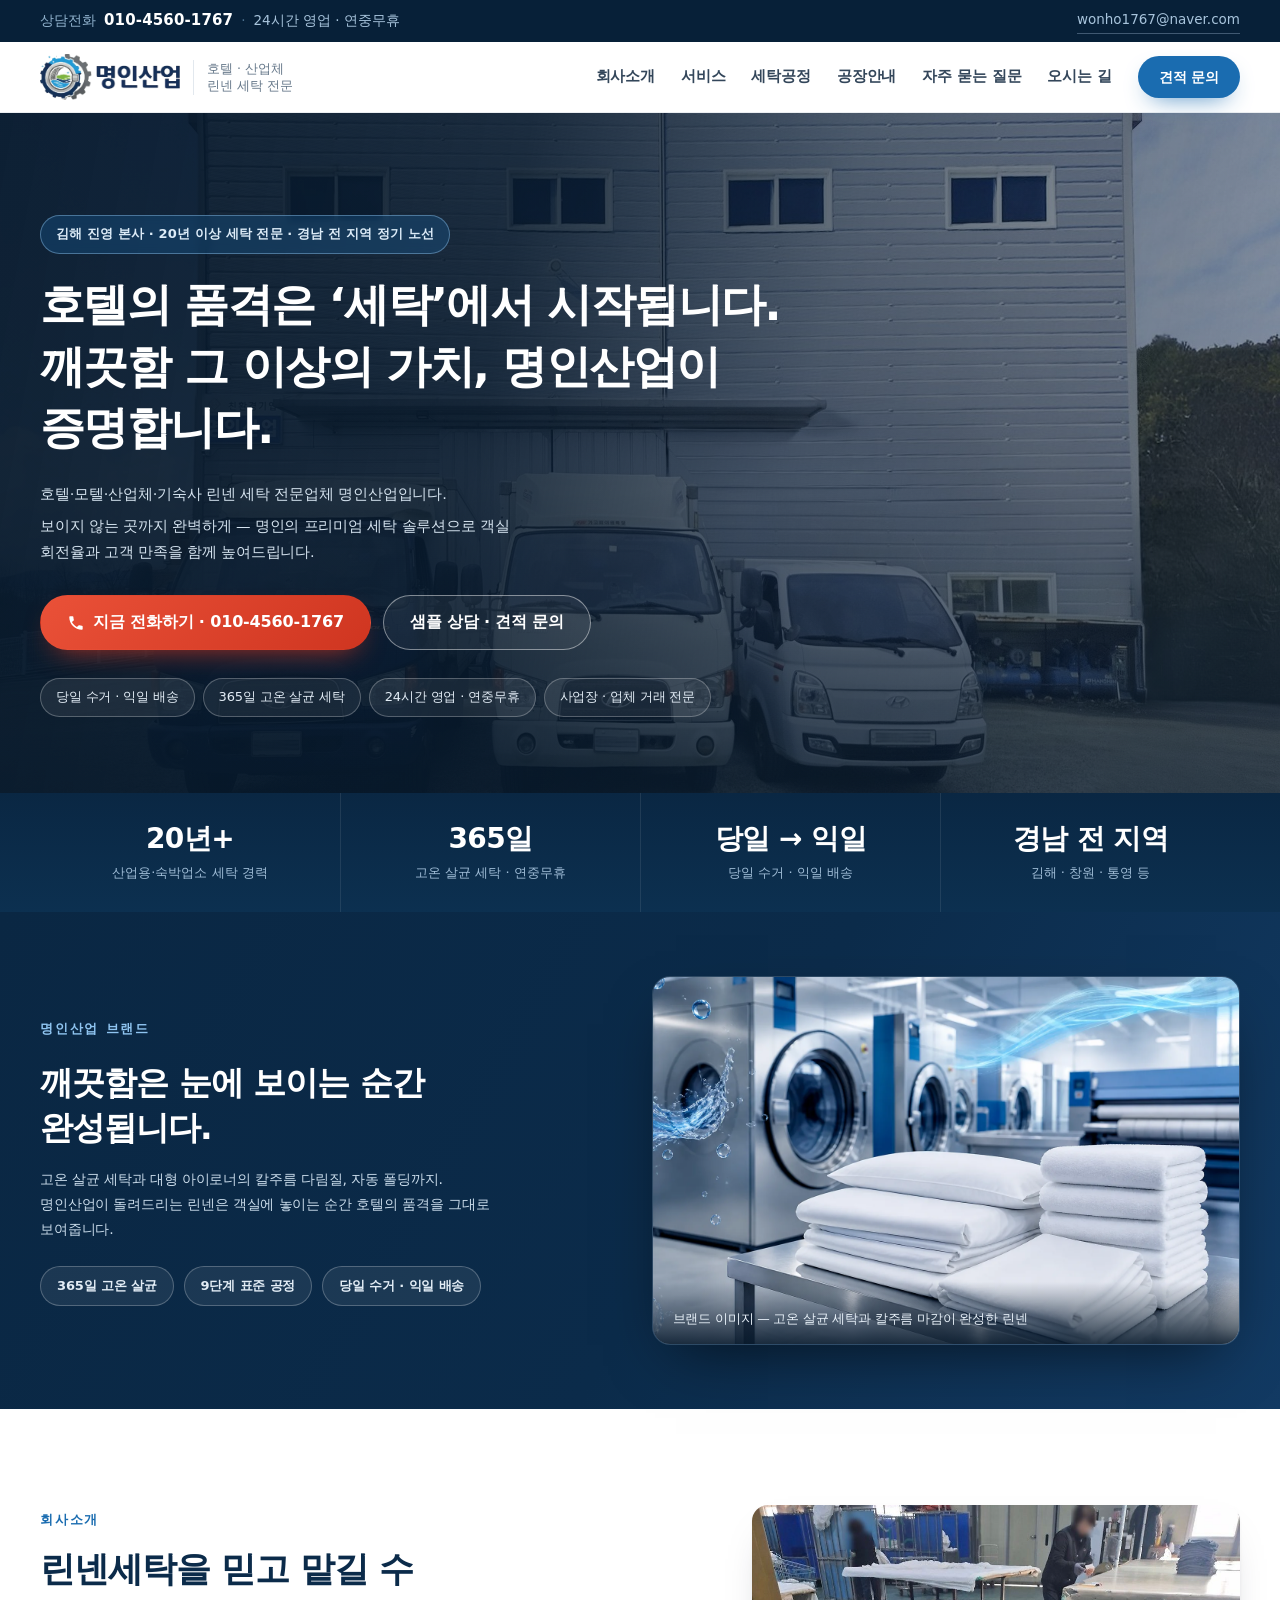
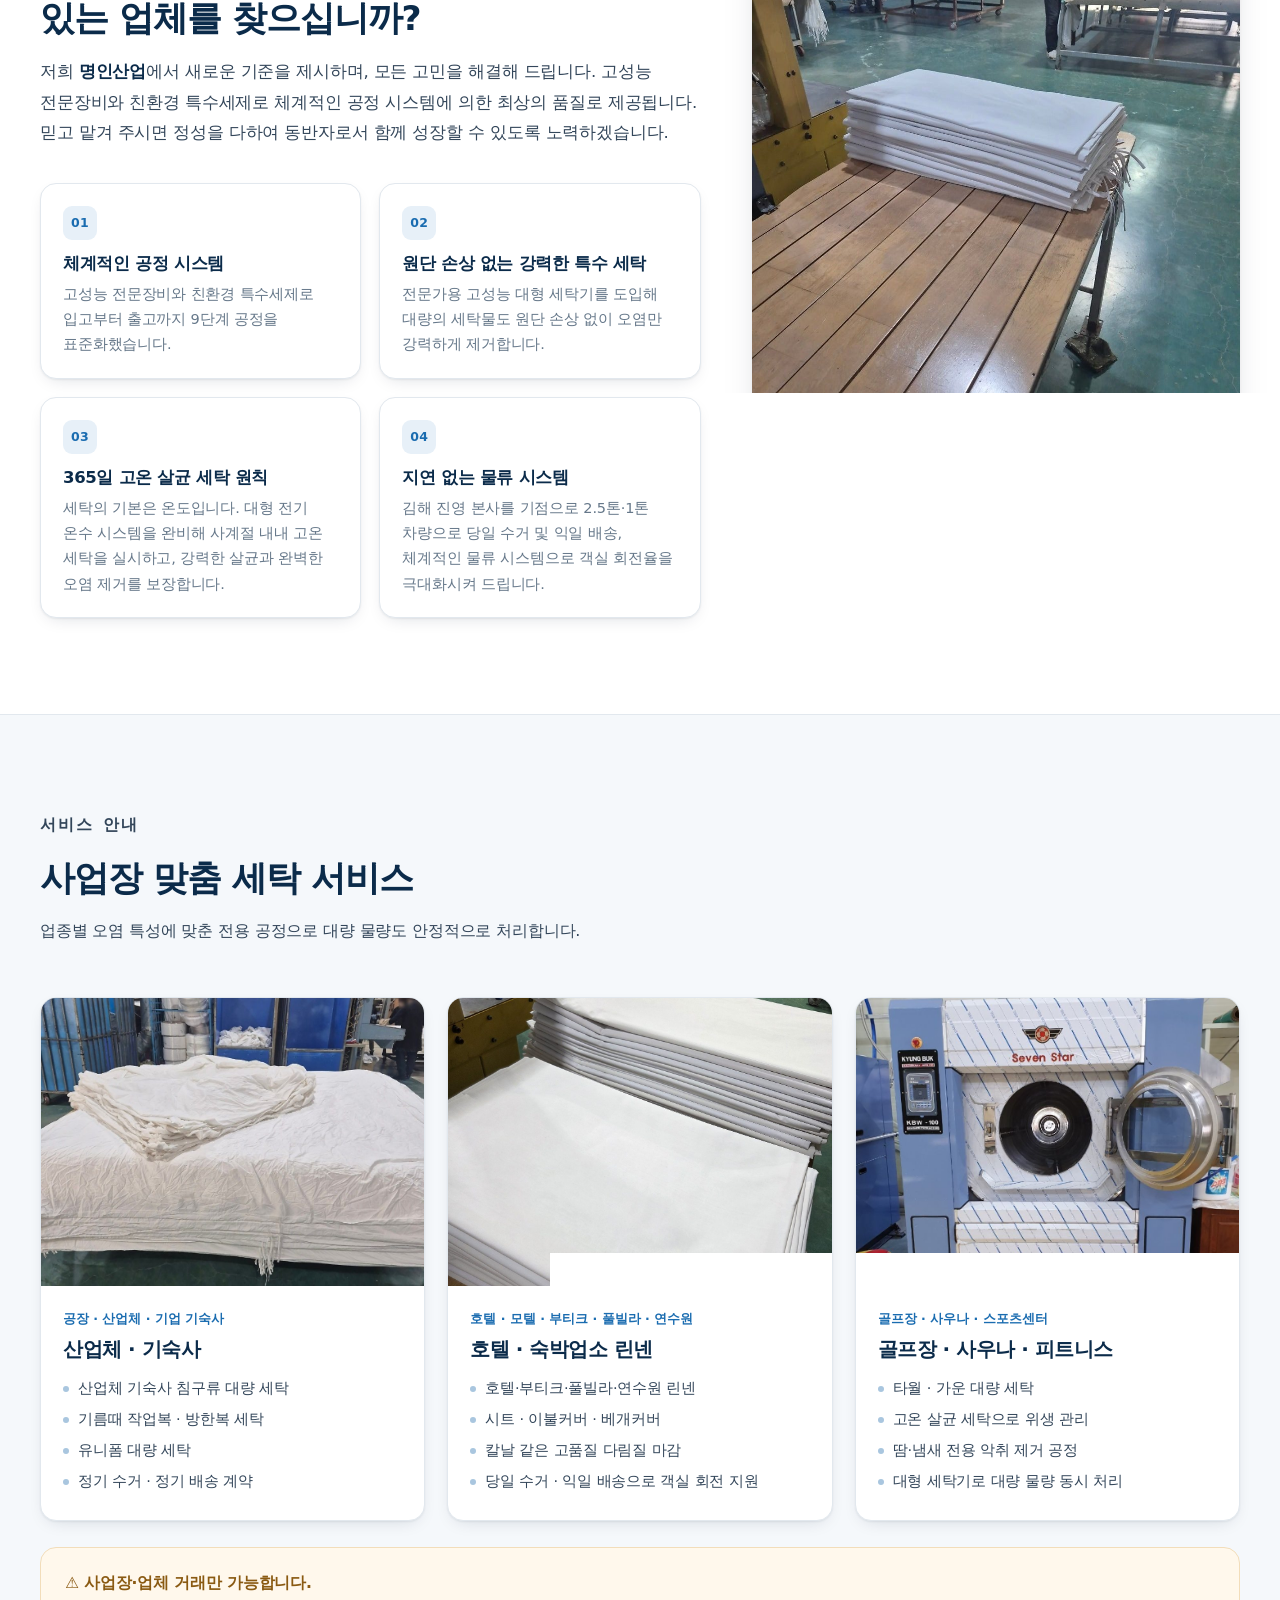
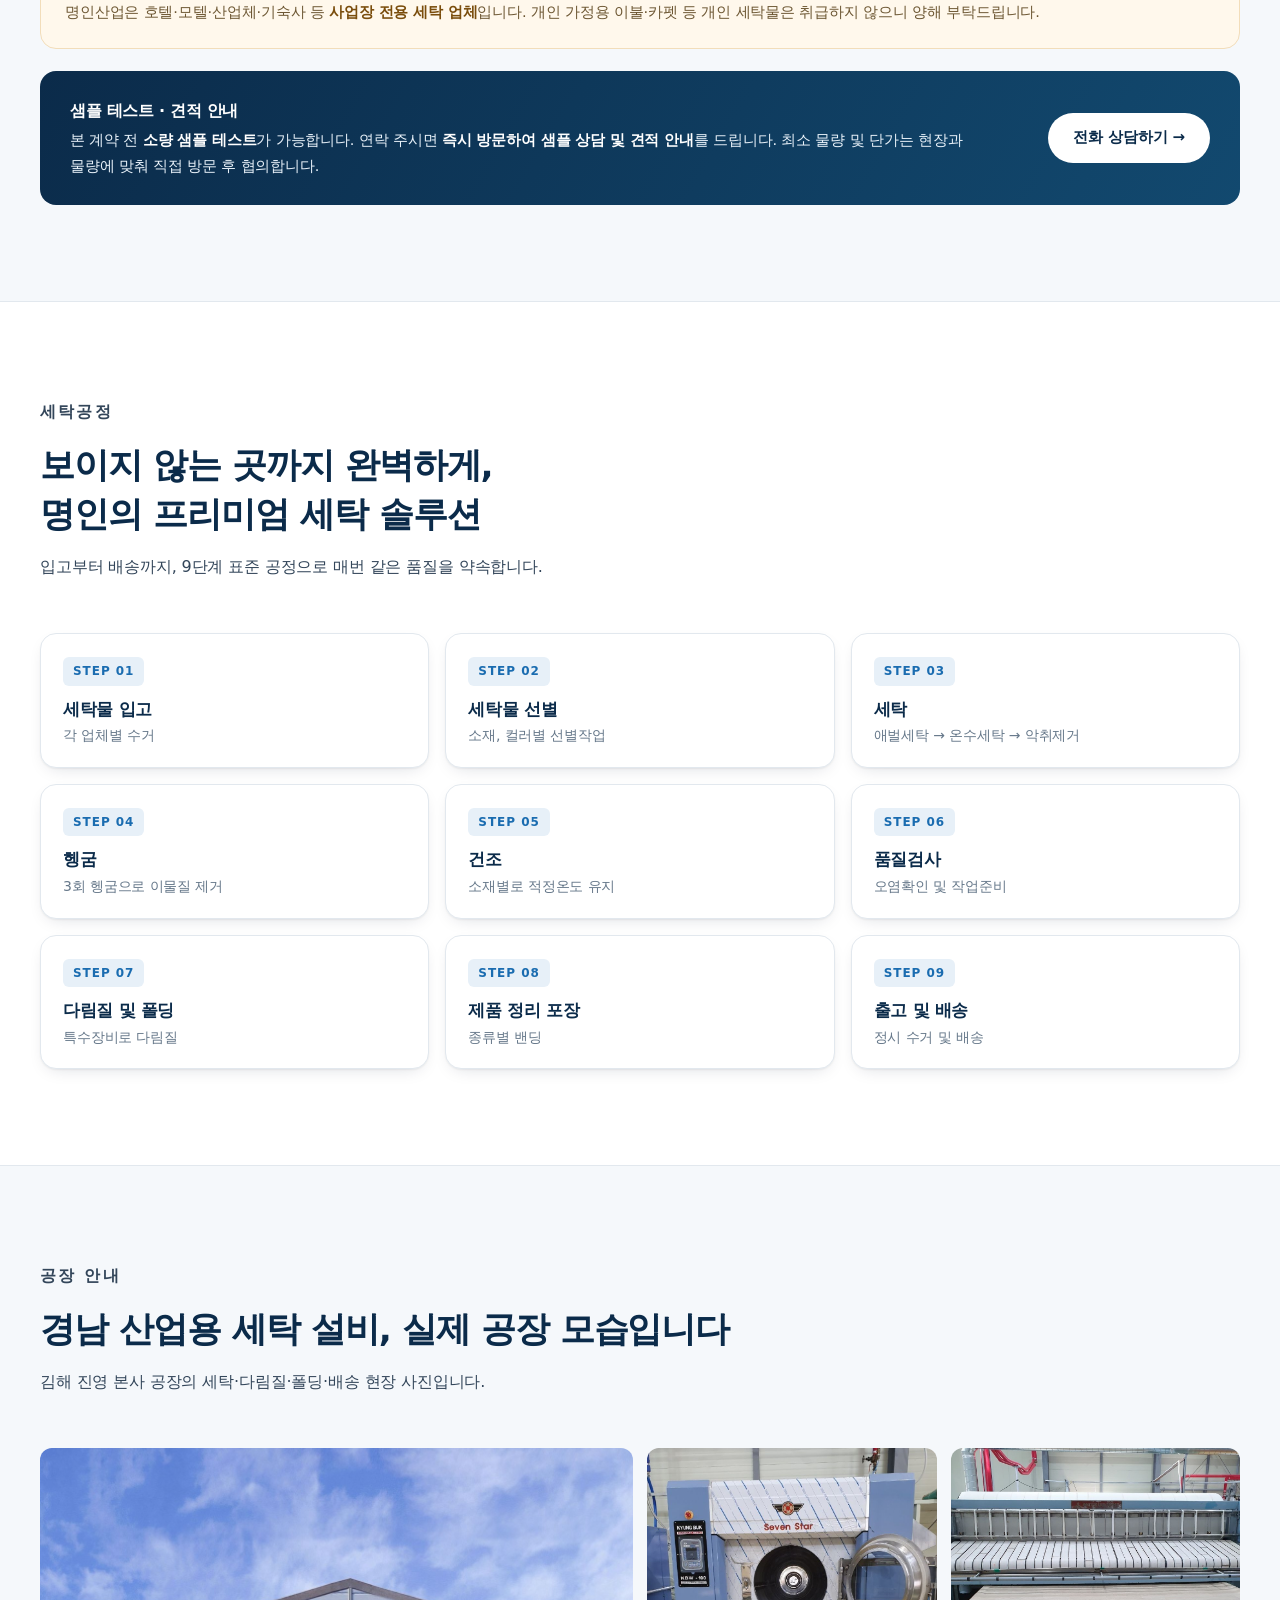
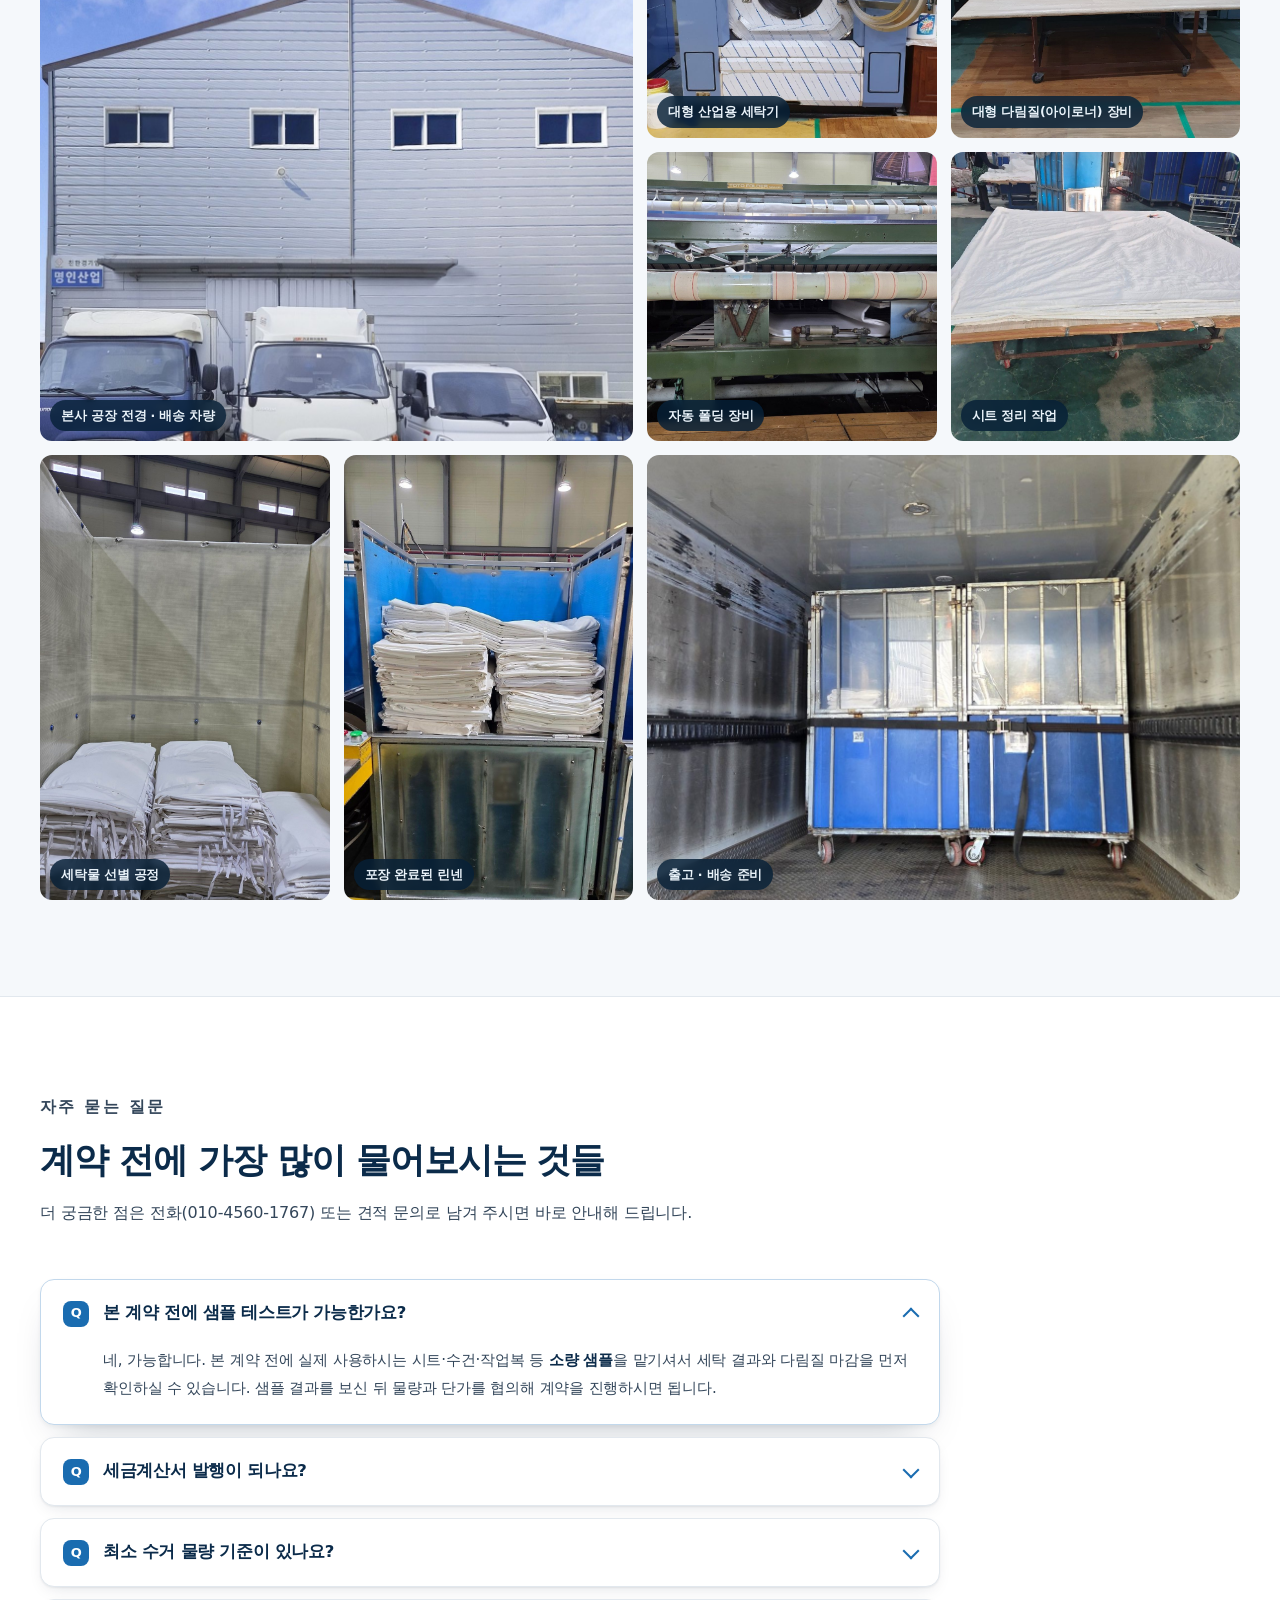
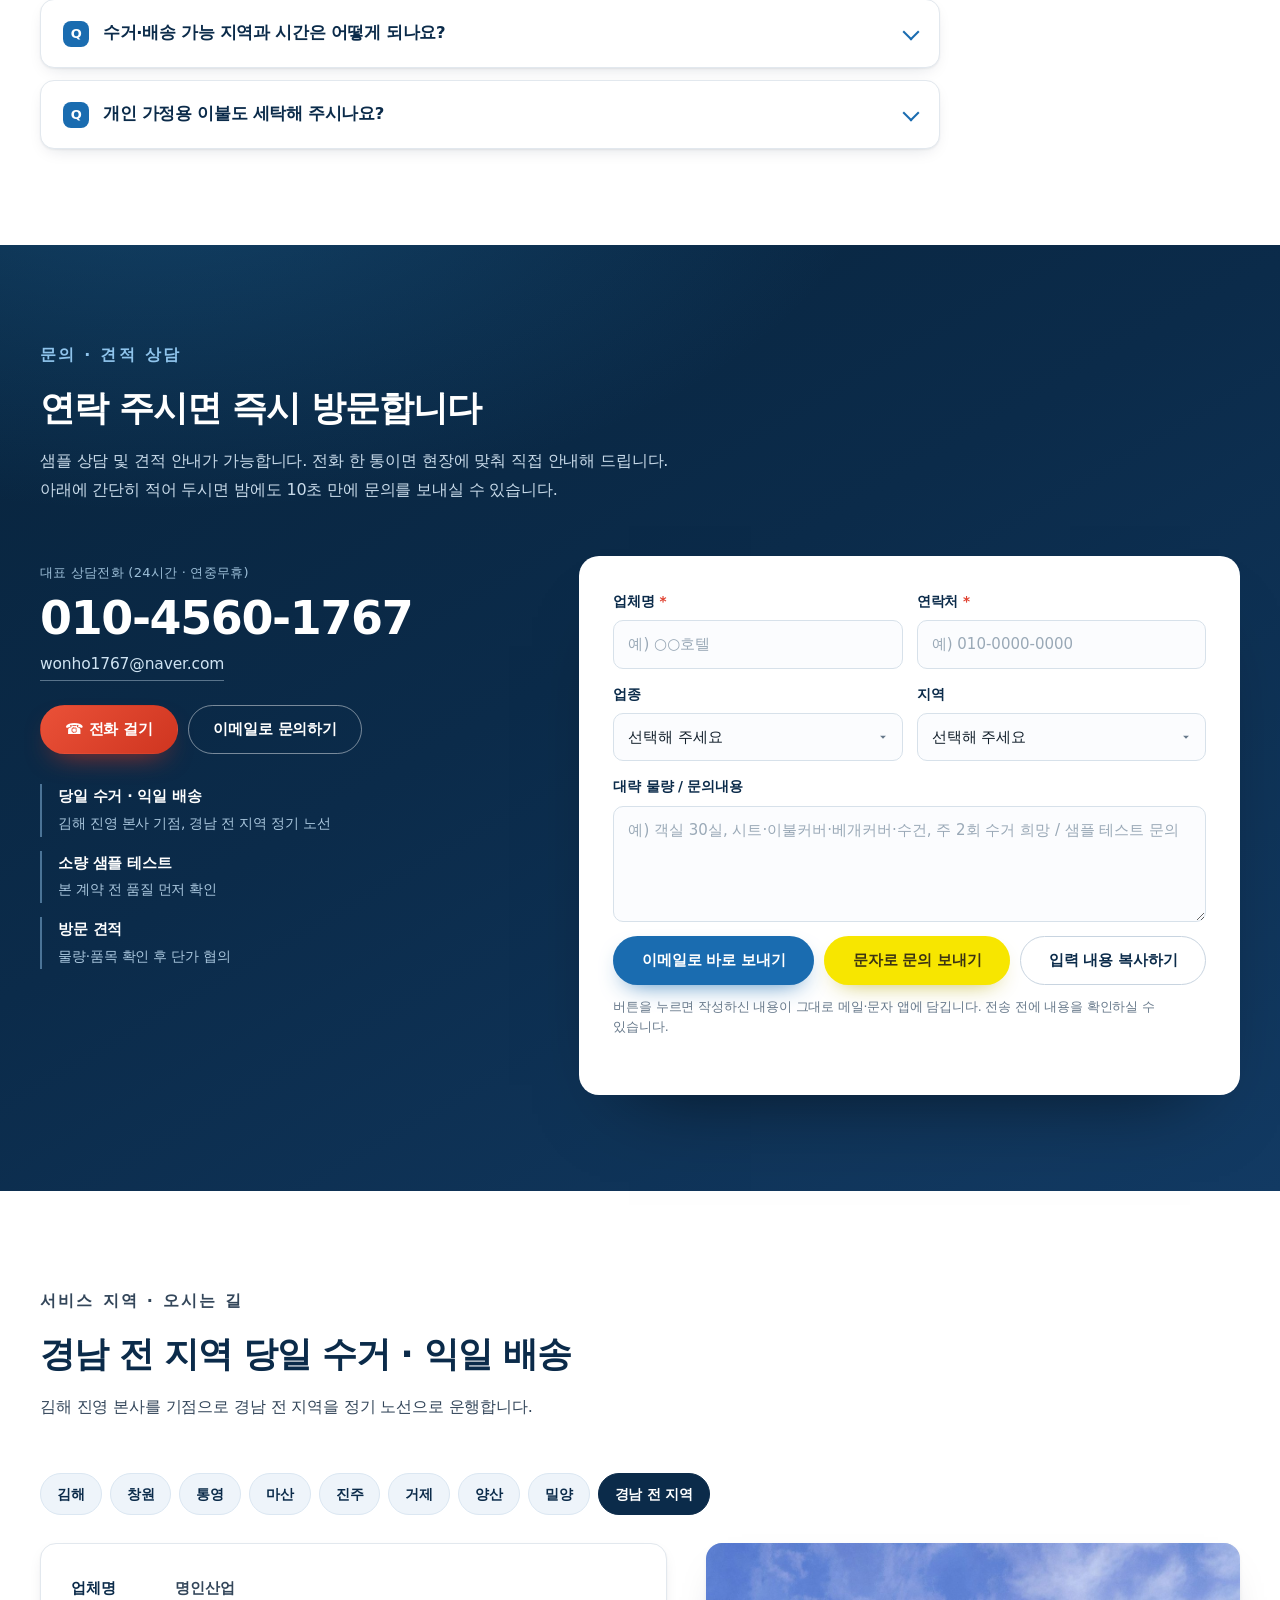
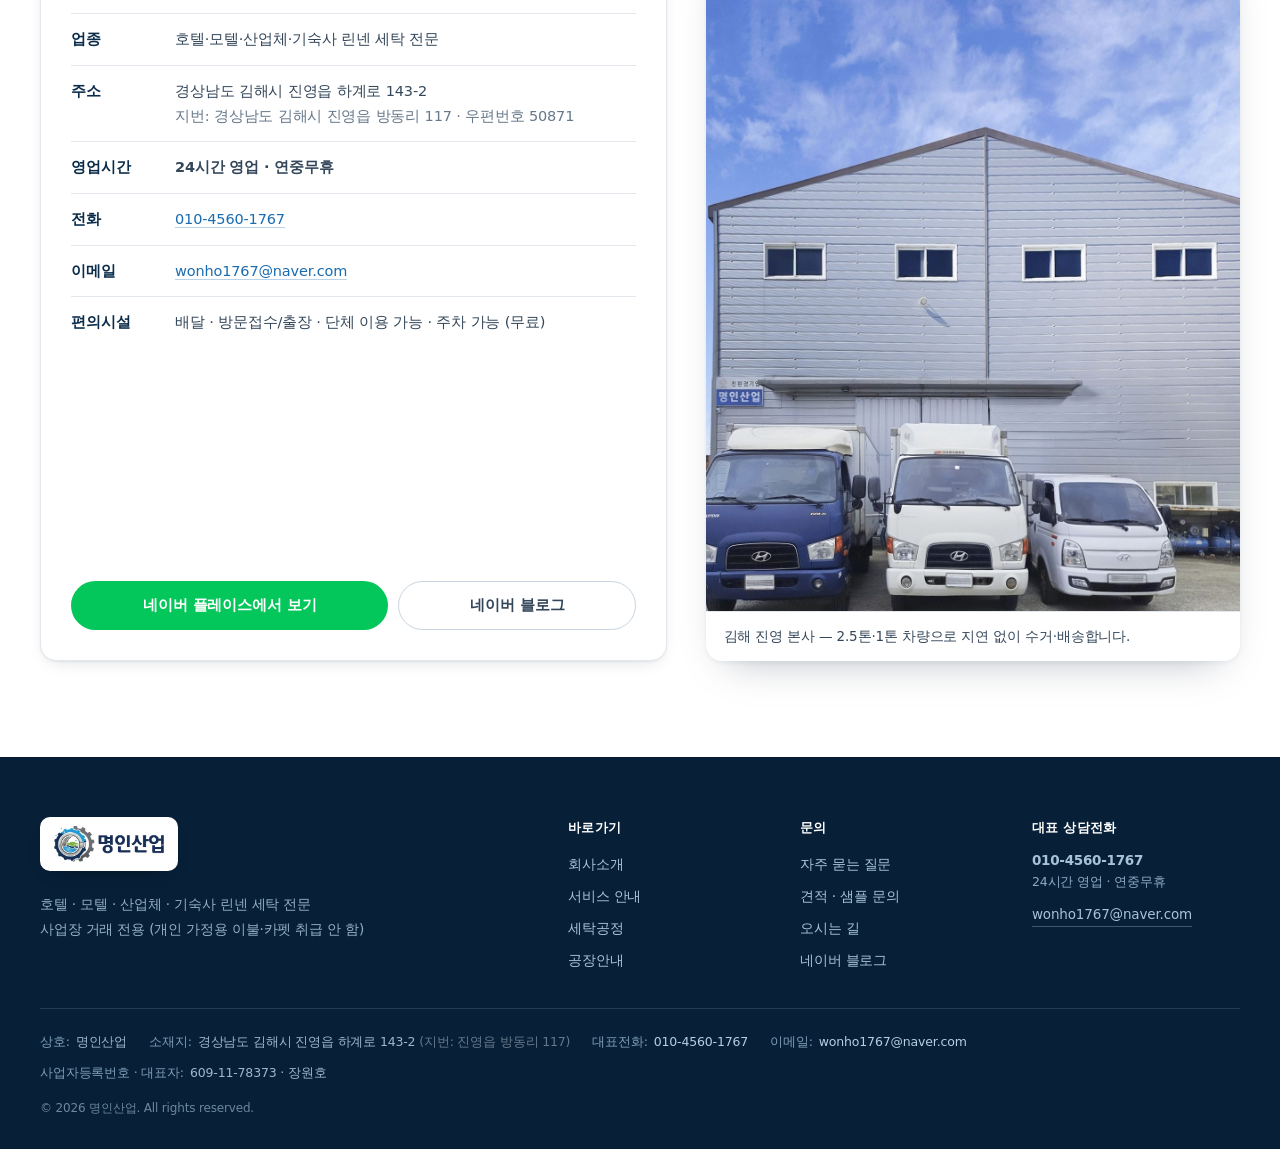
<file: index.html>
<!DOCTYPE html>
<html lang="ko">
<head>
<meta charset="utf-8">
<meta name="viewport" content="width=device-width, initial-scale=1">
<title>명인산업 | 호텔·모텔·산업체 린넨 세탁 전문 · 김해 진영 세탁공장</title>
<meta name="description" content="김해 진영 본사, 20년 이상 산업용 세탁 전문 명인산업. 호텔·모텔·산업체·기숙사 린넨 세탁, 9단계 고온 살균 공정, 당일 수거·익일 배송. 본 계약 전 소량 샘플 테스트 가능. 010-4560-1767.">
<meta name="keywords" content="김해세탁공장, 창원호텔세탁, 김해호텔세탁, 모텔세탁, 린넨세탁, 산업체기숙사세탁, 작업복세탁, 산업용세탁, 진영세탁, 명인산업">
<meta name="author" content="명인산업">
<meta name="robots" content="index,follow">
<meta name="naver-site-verification" content="046d39ad77307b5f69a470a8254ea5357823082d">
<link rel="canonical" href="https://miwash.kr/">
<meta name="theme-color" content="#0b2b4a">

<!-- Open Graph / SNS -->
<meta property="og:type" content="website">
<meta property="og:site_name" content="명인산업">
<meta property="og:locale" content="ko_KR">
<meta property="og:title" content="명인산업 | 호텔·모텔·산업체 린넨 세탁 전문">
<meta property="og:description" content="김해 진영 본사 · 20년 이상 세탁 전문 · 365일 고온 살균 9단계 공정 · 당일 수거 익일 배송. 본 계약 전 소량 샘플 테스트 가능. 010-4560-1767.">
<meta property="og:url" content="https://miwash.kr/">
<meta property="og:image" content="https://miwash.kr/assets/og-image.jpg">
<meta property="og:image:width" content="1200">
<meta property="og:image:height" content="628">
<meta name="twitter:card" content="summary_large_image">
<meta name="twitter:title" content="명인산업 | 호텔·모텔·산업체 린넨 세탁 전문">
<meta name="twitter:description" content="김해 진영 본사 · 20년 이상 세탁 전문 · 365일 고온 살균 9단계 공정 · 당일 수거 익일 배송. 010-4560-1767.">
<meta name="twitter:image" content="https://miwash.kr/assets/og-image.jpg">

<link rel="icon" href="assets/favicon.png" sizes="64x64" type="image/png">
<link rel="apple-touch-icon" href="assets/apple-touch-icon.png">
<link rel="stylesheet" href="assets/style.css">

<script type="application/ld+json">
{
  "@context": "https://schema.org",
  "@type": "LaundryService",
  "name": "명인산업",
  "url": "https://miwash.kr/",
  "image": "https://miwash.kr/assets/hero-factory.jpg",
  "logo": "https://miwash.kr/assets/logo.png",
  "description": "호텔·모텔·산업체·기숙사 린넨 세탁 전문 업체. 김해 진영 본사에서 9단계 고온 살균 공정으로 당일 수거·익일 배송합니다. 본 계약 전 소량 샘플 테스트가 가능합니다.",
  "telephone": "+82-10-4560-1767",
  "email": "wonho1767@naver.com",
  "priceRange": "견적 문의",
  "address": {
    "@type": "PostalAddress",
    "streetAddress": "경상남도 김해시 진영읍 하계로 143-2",
    "addressLocality": "김해시",
    "addressRegion": "경상남도",
    "postalCode": "50871",
    "addressCountry": "KR"
  },
  "openingHoursSpecification": [{
    "@type": "OpeningHoursSpecification",
    "dayOfWeek": ["Monday","Tuesday","Wednesday","Thursday","Friday","Saturday","Sunday"],
    "opens": "00:00",
    "closes": "23:59"
  }],
  "areaServed": ["김해","창원","마산","통영","진주","거제","양산","밀양","경상남도"],
  "sameAs": ["https://blog.naver.com/eorud1767"]
}
</script>

<style>
/* ===== 브랜드 비주얼 밴드 ===== */
.brand-band{background:linear-gradient(120deg,#0a2743 0%,#0b2b4a 55%,#123a63 100%);color:#fff;padding:clamp(40px,5vw,72px) 0}
.brand-band-inner{display:grid;grid-template-columns:minmax(0,1fr) minmax(0,1.05fr);gap:clamp(24px,4vw,56px);align-items:center}
.brand-band .eyebrow{color:#8fc4f0}
.brand-band h2{color:#fff;font-size:clamp(24px,2.6vw,36px);line-height:1.35;letter-spacing:-.03em;margin:12px 0 16px}
.brand-band p.band-lead{color:#c9dbea;font-size:clamp(14px,1.05vw,16.5px);line-height:1.8;max-width:34em}
.band-points{display:flex;flex-wrap:wrap;gap:10px;margin-top:24px}
.band-points li{font-size:13px;font-weight:600;color:#e3edf6;border:1px solid rgba(255,255,255,.24);background:rgba(255,255,255,.07);padding:8px 16px;border-radius:999px}
.brand-band figure{margin:0;position:relative;border-radius:18px;overflow:hidden;box-shadow:0 24px 60px -24px rgba(0,0,0,.65);border:1px solid rgba(255,255,255,.14)}
.brand-band figure picture{display:block}
.brand-band figure img{width:100%;height:100%;object-fit:cover;aspect-ratio:16/10}
.brand-band figcaption{position:absolute;left:0;right:0;bottom:0;padding:26px 20px 14px;font-size:12.5px;color:#e8f1f9;background:linear-gradient(to top,rgba(6,24,42,.86),rgba(6,24,42,0))}
@media (max-width:860px){
  .brand-band-inner{grid-template-columns:1fr}
  .brand-band figure{order:-1}
  .brand-band figure img{aspect-ratio:16/11}
}
</style>
</head>
<body>
<a class="skip-link" href="#main">본문 바로가기</a>

<!-- 상단 유틸리티 바 -->
<div class="topbar">
  <div class="container topbar-inner">
    <p class="topbar-call">
      <span class="topbar-label">상담전화</span>
      <a href="tel:01045601767"><strong>010-4560-1767</strong></a>
      <span class="dot" aria-hidden="true">·</span>
      <span class="topbar-hours">24시간 영업 · 연중무휴</span>
    </p>
    <a class="topbar-mail" href="mailto:wonho1767@naver.com">wonho1767@naver.com</a>
  </div>
</div>

<!-- 헤더 -->
<header class="site-header" id="siteHeader">
  <div class="container header-inner">
    <a class="brand" href="#top" aria-label="명인산업 홈">
      <img src="assets/logo.png" alt="명인산업" width="140" height="46">
      <span class="brand-text"><span>호텔 · 산업체 린넨 세탁 전문</span></span>
    </a>

    <nav class="nav" id="mainNav" aria-label="주요 메뉴">
      <ul>
        <li><a href="#about">회사소개</a></li>
        <li><a href="#services">서비스</a></li>
        <li><a href="#process">세탁공정</a></li>
        <li><a href="#facility">공장안내</a></li>
        <li><a href="#faq">자주 묻는 질문</a></li>
        <li><a href="#location">오시는 길</a></li>
      </ul>
      <a class="btn btn-primary btn-sm nav-cta" href="#contact">견적 문의</a>
    </nav>

    <button class="nav-toggle" id="navToggle" type="button" aria-label="메뉴 열기" aria-expanded="false" aria-controls="mainNav">
      <span></span><span></span><span></span>
    </button>
  </div>
</header>

<main id="main">
<!-- 히어로 -->
<section class="hero" id="top">
  <div class="hero-media">
    <img src="assets/hero-factory.jpg" alt="명인산업 김해 진영 본사 공장 전경과 2.5톤·1톤 배송 트럭 3대" width="1920" height="1080" fetchpriority="high">
  </div>
  <div class="container hero-inner">
    <p class="hero-badge">김해 진영 본사 · 20년 이상 세탁 전문 · 경남 전 지역 정기 노선</p>
    <h1>호텔의 품격은 ‘세탁’에서 시작됩니다.<br class="pc-br"> 깨끗함 그 이상의 가치, 명인산업이 증명합니다.</h1>
    <p class="lead">호텔·모텔·산업체·기숙사 린넨 세탁 전문업체 명인산업입니다.</p>
    <p class="lead">보이지 않는 곳까지 완벽하게 — 명인의 프리미엄 세탁 솔루션으로 객실 회전율과 고객 만족을 함께 높여드립니다.</p>
    <div class="hero-actions">
      <a class="btn btn-call" href="tel:01045601767">
        <svg viewBox="0 0 24 24" aria-hidden="true"><path d="M6.6 10.8c1.4 2.8 3.8 5.1 6.6 6.6l2.2-2.2c.3-.3.7-.4 1-.2 1.1.4 2.3.6 3.5.6.6 0 1 .4 1 1V20c0 .6-.4 1-1 1C10.6 21 3 13.4 3 4c0-.6.4-1 1-1h3.5c.6 0 1 .4 1 1 0 1.2.2 2.4.6 3.5.1.4 0 .8-.2 1l-2.3 2.3z"/></svg>
        지금 전화하기 · 010-4560-1767
      </a>
      <a class="btn btn-outline" href="#contact">샘플 상담 · 견적 문의</a>
    </div>
    <ul class="hero-chips">
      <li>당일 수거 · 익일 배송</li>
      <li>365일 고온 살균 세탁</li>
      <li>24시간 영업 · 연중무휴</li>
      <li>사업장 · 업체 거래 전문</li>
    </ul>
  </div>
</section>

<!-- 핵심 지표 -->
<section class="stats" aria-label="명인산업 핵심 지표">
  <div class="container stats-grid">
    <div class="stat"><strong>20년+</strong><span>산업용·숙박업소 세탁 경력</span></div>
    <div class="stat"><strong>365일</strong><span>고온 살균 세탁 · 연중무휴</span></div>
    <div class="stat"><strong>당일 → 익일</strong><span>당일 수거 · 익일 배송</span></div>
    <div class="stat"><strong>경남 전 지역</strong><span>김해 · 창원 · 통영 등</span></div>
  </div>
</section>

<!-- 브랜드 비주얼 밴드 -->
<section class="brand-band" id="brand">
  <div class="container brand-band-inner">
    <div>
      <p class="eyebrow">명인산업 브랜드</p>
      <h2>깨끗함은 눈에 보이는 순간 완성됩니다.</h2>
      <p class="band-lead">고온 살균 세탁과 대형 아이로너의 칼주름 다림질, 자동 폴딩까지. 명인산업이 돌려드리는 린넨은 객실에 놓이는 순간 호텔의 품격을 그대로 보여줍니다.</p>
      <ul class="band-points">
        <li>365일 고온 살균</li>
        <li>9단계 표준 공정</li>
        <li>당일 수거 · 익일 배송</li>
      </ul>
    </div>
    <figure>
      <picture>
        <source srcset="assets/brand-visual.webp" type="image/webp">
        <img src="assets/brand-visual.jpg" alt="고온 살균 세탁과 다림질을 마친 호텔 린넨 — 명인산업 브랜드 이미지" width="1536" height="1024" loading="lazy" decoding="async">
      </picture>
      <figcaption>브랜드 이미지 — 고온 살균 세탁과 칼주름 마감이 완성한 린넨</figcaption>
    </figure>
  </div>
</section>

<!-- 회사소개 -->
<section class="section" id="about">
  <div class="container about-grid">
    <div class="about-copy">
      <p class="eyebrow">회사소개</p>
      <h2>린넨세탁을 믿고 맡길 수 있는 업체를 찾으십니까?</h2>
      <p class="body-lg">저희 <strong>명인산업</strong>에서 새로운 기준을 제시하며, 모든 고민을 해결해 드립니다. 고성능 전문장비와 친환경 특수세제로 체계적인 공정 시스템에 의한 최상의 품질로 제공됩니다. 믿고 맡겨 주시면 정성을 다하여 동반자로서 함께 성장할 수 있도록 노력하겠습니다.</p>

      <div class="feature-grid">
        <div class="feature">
          <span class="feature-icon" aria-hidden="true">01</span>
          <h3>체계적인 공정 시스템</h3>
          <p>고성능 전문장비와 친환경 특수세제로 입고부터 출고까지 9단계 공정을 표준화했습니다.</p>
        </div>
        <div class="feature">
          <span class="feature-icon" aria-hidden="true">02</span>
          <h3>원단 손상 없는 강력한 특수 세탁</h3>
          <p>전문가용 고성능 대형 세탁기를 도입해 대량의 세탁물도 원단 손상 없이 오염만 강력하게 제거합니다.</p>
        </div>
        <div class="feature">
          <span class="feature-icon" aria-hidden="true">03</span>
          <h3>365일 고온 살균 세탁 원칙</h3>
          <p>세탁의 기본은 온도입니다. 대형 전기 온수 시스템을 완비해 사계절 내내 고온 세탁을 실시하고, 강력한 살균과 완벽한 오염 제거를 보장합니다.</p>
        </div>
        <div class="feature">
          <span class="feature-icon" aria-hidden="true">04</span>
          <h3>지연 없는 물류 시스템</h3>
          <p>김해 진영 본사를 기점으로 2.5톤·1톤 차량으로 당일 수거 및 익일 배송, 체계적인 물류 시스템으로 객실 회전율을 극대화시켜 드립니다.</p>
        </div>
      </div>
    </div>

    <figure class="about-media">
      <img src="assets/linen-table.jpg" alt="세탁 후 다림질을 마친 대형 시트를 종류별로 정리해 적재한 작업대" width="966" height="1288" loading="lazy">
      <figcaption>숙박업소 전용 시트와 커버를 고품질로 다림질해 호텔 침구 특유의 포근함과 매끄러움을 완성합니다.</figcaption>
    </figure>
  </div>
</section>

<!-- 서비스 -->
<section class="section section-alt" id="services">
  <div class="container">
    <header class="section-head">
      <p class="eyebrow">서비스 안내</p>
      <h2>사업장 맞춤 세탁 서비스</h2>
      <p>업종별 오염 특성에 맞춘 전용 공정으로 대량 물량도 안정적으로 처리합니다.</p>
    </header>

    <div class="service-grid">
      <article class="service-card">
        <div class="service-media">
          <img src="assets/dorm-bedding.jpg" alt="산업체·기숙사 침구 세탁물이 쌓인 공장 내부" width="966" height="1288" loading="lazy">
        </div>
        <div class="service-body">
          <p class="service-tag">공장 · 산업체 · 기업 기숙사</p>
          <h3>산업체 · 기숙사</h3>
          <ul>
            <li>산업체 기숙사 침구류 대량 세탁</li>
            <li>기름때 작업복 · 방한복 세탁</li>
            <li>유니폼 대량 세탁</li>
            <li>정기 수거 · 정기 배송 계약</li>
          </ul>
        </div>
      </article>

      <article class="service-card">
        <div class="service-media">
          <img src="assets/folded-linen.jpg" alt="깔끔하게 접어 포장된 호텔 린넨" width="1200" height="1600" loading="lazy">
        </div>
        <div class="service-body">
          <p class="service-tag">호텔 · 모텔 · 부티크 · 풀빌라 · 연수원</p>
          <h3>호텔 · 숙박업소 린넨</h3>
          <ul>
            <li>호텔·부티크·풀빌라·연수원 린넨</li>
            <li>시트 · 이불커버 · 베개커버</li>
            <li>칼날 같은 고품질 다림질 마감</li>
            <li>당일 수거 · 익일 배송으로 객실 회전 지원</li>
          </ul>
        </div>
      </article>

      <article class="service-card">
        <div class="service-media">
          <img src="assets/washer-sevenstar.jpg" alt="명인산업 대형 산업용 세탁기 Seven Star KBW-100" width="935" height="895" loading="lazy">
        </div>
        <div class="service-body">
          <p class="service-tag">골프장 · 사우나 · 스포츠센터</p>
          <h3>골프장 · 사우나 · 피트니스</h3>
          <ul>
            <li>타월 · 가운 대량 세탁</li>
            <li>고온 살균 세탁으로 위생 관리</li>
            <li>땀·냄새 전용 악취 제거 공정</li>
            <li>대형 세탁기로 대량 물량 동시 처리</li>
          </ul>
        </div>
      </article>
    </div>

    <div class="notice-card">
      <p class="notice-title">⚠ 사업장·업체 거래만 가능합니다.</p>
      <p>명인산업은 호텔·모텔·산업체·기숙사 등 <strong>사업장 전용 세탁 업체</strong>입니다. 개인 가정용 이불·카펫 등 개인 세탁물은 취급하지 않으니 양해 부탁드립니다.</p>
    </div>

    <div class="sample-band">
      <div>
        <p class="sample-title">샘플 테스트 · 견적 안내</p>
        <p>본 계약 전 <strong>소량 샘플 테스트</strong>가 가능합니다. 연락 주시면 <strong>즉시 방문하여 샘플 상담 및 견적 안내</strong>를 드립니다. 최소 물량 및 단가는 현장과 물량에 맞춰 직접 방문 후 협의합니다.</p>
      </div>
      <a class="btn btn-primary" href="tel:01045601767">전화 상담하기 →</a>
    </div>
  </div>
</section>

<!-- 세탁공정 -->
<section class="section" id="process">
  <div class="container">
    <header class="section-head">
      <p class="eyebrow">세탁공정</p>
      <h2>보이지 않는 곳까지 완벽하게,<br class="pc-br"> 명인의 프리미엄 세탁 솔루션</h2>
      <p>입고부터 배송까지, 9단계 표준 공정으로 매번 같은 품질을 약속합니다.</p>
    </header>

    <ol class="process-grid">
      <li class="step"><span class="step-no">STEP 01</span><h3>세탁물 입고</h3><p>각 업체별 수거</p></li>
      <li class="step"><span class="step-no">STEP 02</span><h3>세탁물 선별</h3><p>소재, 컬러별 선별작업</p></li>
      <li class="step"><span class="step-no">STEP 03</span><h3>세탁</h3><p>애벌세탁 → 온수세탁 → 악취제거</p></li>
      <li class="step"><span class="step-no">STEP 04</span><h3>헹굼</h3><p>3회 헹굼으로 이물질 제거</p></li>
      <li class="step"><span class="step-no">STEP 05</span><h3>건조</h3><p>소재별로 적정온도 유지</p></li>
      <li class="step"><span class="step-no">STEP 06</span><h3>품질검사</h3><p>오염확인 및 작업준비</p></li>
      <li class="step"><span class="step-no">STEP 07</span><h3>다림질 및 폴딩</h3><p>특수장비로 다림질</p></li>
      <li class="step"><span class="step-no">STEP 08</span><h3>제품 정리 포장</h3><p>종류별 밴딩</p></li>
      <li class="step"><span class="step-no">STEP 09</span><h3>출고 및 배송</h3><p>정시 수거 및 배송</p></li>
    </ol>
  </div>
</section>

<!-- 공장안내 -->
<section class="section section-alt" id="facility">
  <div class="container">
    <header class="section-head">
      <p class="eyebrow">공장 안내</p>
      <h2>경남 산업용 세탁 설비, 실제 공장 모습입니다</h2>
      <p>김해 진영 본사 공장의 세탁·다림질·폴딩·배송 현장 사진입니다.</p>
    </header>

    <div class="gallery" id="gallery">
      <figure class="g-item g-wide">
        <button class="g-btn" type="button" data-src="assets/factory-front.jpg" data-caption="본사 공장 전경 · 배송 차량">
          <img src="assets/factory-front.jpg" alt="명인산업 공장 전경과 2.5톤·1톤 배송 트럭 3대" width="1200" height="1600" loading="lazy">
        </button>
        <figcaption>본사 공장 전경 · 배송 차량</figcaption>
      </figure>
      <figure class="g-item">
        <button class="g-btn" type="button" data-src="assets/washer-sevenstar.jpg" data-caption="대형 산업용 세탁기 Seven Star KBW-100">
          <img src="assets/washer-sevenstar.jpg" alt="대형 산업용 세탁기 Seven Star KBW-100" width="935" height="895" loading="lazy">
        </button>
        <figcaption>대형 산업용 세탁기</figcaption>
      </figure>
      <figure class="g-item">
        <button class="g-btn" type="button" data-src="assets/ironer-mitsubishi.jpg" data-caption="대형 다림질(아이로너) 장비">
          <img src="assets/ironer-mitsubishi.jpg" alt="대형 롤러 다림질 장비" width="1058" height="1411" loading="lazy">
        </button>
        <figcaption>대형 다림질(아이로너) 장비</figcaption>
      </figure>
      <figure class="g-item">
        <button class="g-btn" type="button" data-src="assets/folder-toto.jpg" data-caption="자동 폴딩 장비 TOTO FOLDER">
          <img src="assets/folder-toto.jpg" alt="자동 폴딩 장비 TOTO FOLDER" width="1400" height="1050" loading="lazy">
        </button>
        <figcaption>자동 폴딩 장비</figcaption>
      </figure>
      <figure class="g-item">
        <button class="g-btn" type="button" data-src="assets/sheet-cart.jpg" data-caption="시트 정리 작업">
          <img src="assets/sheet-cart.jpg" alt="세탁 후 펼쳐 정리 중인 대형 시트" width="966" height="1288" loading="lazy">
        </button>
        <figcaption>시트 정리 작업</figcaption>
      </figure>
      <figure class="g-item">
        <button class="g-btn" type="button" data-src="assets/sorting-bins.jpg" data-caption="세탁물 선별 공정">
          <img src="assets/sorting-bins.jpg" alt="오염 세탁물 선별 보관함" width="1200" height="1600" loading="lazy">
        </button>
        <figcaption>세탁물 선별 공정</figcaption>
      </figure>
      <figure class="g-item">
        <button class="g-btn" type="button" data-src="assets/packed-linen.jpg" data-caption="포장 완료된 린넨">
          <img src="assets/packed-linen.jpg" alt="종류별로 접어 밴딩한 완성 린넨" width="966" height="1288" loading="lazy">
        </button>
        <figcaption>포장 완료된 린넨</figcaption>
      </figure>
      <figure class="g-item g-full">
        <button class="g-btn" type="button" data-src="assets/truck-inside.jpg" data-caption="출고 · 배송 준비">
          <img src="assets/truck-inside.jpg" alt="배송 트럭에 실린 세탁물 운반 카트" width="1200" height="1600" loading="lazy">
        </button>
        <figcaption>출고 · 배송 준비</figcaption>
      </figure>
    </div>
  </div>
</section>

<!-- 자주 묻는 질문 -->
<section class="section" id="faq">
  <div class="container faq-wrap">
    <header class="section-head">
      <p class="eyebrow">자주 묻는 질문</p>
      <h2>계약 전에 가장 많이 물어보시는 것들</h2>
      <p>더 궁금한 점은 전화(010-4560-1767) 또는 견적 문의로 남겨 주시면 바로 안내해 드립니다.</p>
    </header>

    <div class="faq-list">
      <details class="faq-item" open>
        <summary><span class="q-mark">Q</span>본 계약 전에 샘플 테스트가 가능한가요?</summary>
        <div class="faq-answer">
          <p>네, 가능합니다. 본 계약 전에 실제 사용하시는 시트·수건·작업복 등 <strong>소량 샘플</strong>을 맡기셔서 세탁 결과와 다림질 마감을 먼저 확인하실 수 있습니다. 샘플 결과를 보신 뒤 물량과 단가를 협의해 계약을 진행하시면 됩니다.</p>
        </div>
      </details>

      <details class="faq-item">
        <summary><span class="q-mark">Q</span>세금계산서 발행이 되나요?</summary>
        <div class="faq-answer">
          <p>네, 사업자등록된 사업장으로 <strong>세금계산서 발행이 가능합니다.</strong> 견적서와 거래명세서도 함께 요청하실 수 있으며, 정산 주기와 방법은 상담 시 사업장에 맞춰 협의합니다.</p>
        </div>
      </details>

      <details class="faq-item">
        <summary><span class="q-mark">Q</span>최소 수거 물량 기준이 있나요?</summary>
        <div class="faq-answer">
          <p>물량 기준을 일률적으로 정해 두지 않고, <strong>현장과 물량을 직접 확인한 뒤 금액과 함께 협의</strong>합니다. 객실 수·침구 종류·수거 주기(매일/격일/주 2회 등)에 따라 가장 합리적인 조건을 제시해 드립니다. 먼저 전화로 대략적인 물량을 알려 주시면 방문 일정을 잡아 드립니다.</p>
        </div>
      </details>

      <details class="faq-item">
        <summary><span class="q-mark">Q</span>수거·배송 가능 지역과 시간은 어떻게 되나요?</summary>
        <div class="faq-answer">
          <p>김해 진영 본사를 기점으로 <strong>경남 전 지역</strong>을 정기 노선으로 운행합니다. 김해·창원·마산·통영·진주·거제·양산·밀양 등 지역의 사업장과 거래하고 있으며, <strong>당일 수거 · 익일 배송</strong>을 원칙으로 합니다. 수거·배송 시간대는 업체의 영업 시간과 객실 회전 일정에 맞춰 조율해 드립니다.</p>
        </div>
      </details>

      <details class="faq-item">
        <summary><span class="q-mark">Q</span>개인 가정용 이불도 세탁해 주시나요?</summary>
        <div class="faq-answer">
          <p>죄송하지만 명인산업은 <strong>사업장·업체 거래 전용</strong> 세탁 업체입니다. 호텔·모텔·산업체·기숙사·골프장 등 사업장의 린넨과 작업복을 전문으로 하며, 개인 가정용 이불·카펫 등은 취급하지 않습니다. 양해 부탁드립니다.</p>
        </div>
      </details>
    </div>
  </div>
</section>

<!-- 견적 문의 -->
<section class="section section-contact" id="contact">
  <div class="container">
    <header class="section-head section-head-light">
      <p class="eyebrow">문의 · 견적 상담</p>
      <h2>연락 주시면 즉시 방문합니다</h2>
      <p>샘플 상담 및 견적 안내가 가능합니다. 전화 한 통이면 현장에 맞춰 직접 안내해 드립니다.<br class="pc-br"> 아래에 간단히 적어 두시면 밤에도 10초 만에 문의를 보내실 수 있습니다.</p>
    </header>

    <div class="contact-grid">
      <div class="contact-info">
        <p class="info-label">대표 상담전화 (24시간 · 연중무휴)</p>
        <a class="info-phone" href="tel:01045601767">010-4560-1767</a>
        <a class="info-mail" href="mailto:wonho1767@naver.com">wonho1767@naver.com</a>

        <div class="info-actions">
          <a class="btn btn-call" href="tel:01045601767">☎ 전화 걸기</a>
          <a class="btn btn-outline-light" href="mailto:wonho1767@naver.com?subject=%5B%EB%AA%85%EC%9D%B8%EC%82%B0%EC%97%85%5D%20%EA%B2%AC%EC%A0%81%20%EB%AC%B8%EC%9D%98">이메일로 문의하기</a>
        </div>

        <ul class="info-points">
          <li><strong>당일 수거 · 익일 배송</strong><span>김해 진영 본사 기점, 경남 전 지역 정기 노선</span></li>
          <li><strong>소량 샘플 테스트</strong><span>본 계약 전 품질 먼저 확인</span></li>
          <li><strong>방문 견적</strong><span>물량·품목 확인 후 단가 협의</span></li>
        </ul>
      </div>

      <form class="contact-form" id="quoteForm" novalidate>
        <div class="form-row">
          <div class="field">
            <label for="company">업체명 <span class="req">*</span></label>
            <input id="company" name="company" type="text" placeholder="예) ○○호텔" required autocomplete="organization">
          </div>
          <div class="field">
            <label for="phone">연락처 <span class="req">*</span></label>
            <input id="phone" name="phone" type="tel" placeholder="예) 010-0000-0000" required autocomplete="tel" inputmode="tel">
          </div>
        </div>

        <div class="form-row">
          <div class="field">
            <label for="industry">업종</label>
            <select id="industry" name="industry">
              <option value="">선택해 주세요</option>
              <option value="호텔·모텔">호텔 · 모텔</option>
              <option value="산업체·기숙사">산업체 · 기숙사</option>
              <option value="골프장·사우나">골프장 · 사우나</option>
              <option value="기타">기타</option>
            </select>
          </div>
          <div class="field">
            <label for="region">지역</label>
            <select id="region" name="region">
              <option value="">선택해 주세요</option>
              <option value="김해">김해</option>
              <option value="창원">창원</option>
              <option value="기타 경남">기타 경남</option>
            </select>
          </div>
        </div>

        <div class="field">
          <label for="message">대략 물량 / 문의내용</label>
          <textarea id="message" name="message" rows="4" placeholder="예) 객실 30실, 시트·이불커버·베개커버·수건, 주 2회 수거 희망 / 샘플 테스트 문의"></textarea>
        </div>

        <div class="form-actions">
          <button class="btn btn-primary" type="submit" id="btnMail">이메일로 바로 보내기</button>
          <button class="btn btn-kakao" type="button" id="btnSms">문자로 문의 보내기</button>
          <button class="btn btn-ghost" type="button" id="btnCopy">입력 내용 복사하기</button>
        </div>
        <p class="form-hint">버튼을 누르면 작성하신 내용이 그대로 메일·문자 앱에 담깁니다. 전송 전에 내용을 확인하실 수 있습니다.</p>
        <p class="form-status" id="formStatus" role="status" aria-live="polite"></p>
      </form>
    </div>
  </div>
</section>

<!-- 오시는 길 -->
<section class="section" id="location">
  <div class="container">
    <header class="section-head">
      <p class="eyebrow">서비스 지역 · 오시는 길</p>
      <h2>경남 전 지역 당일 수거 · 익일 배송</h2>
      <p>김해 진영 본사를 기점으로 경남 전 지역을 정기 노선으로 운행합니다.</p>
    </header>

    <ul class="area-chips" aria-label="주요 서비스 지역">
      <li>김해</li><li>창원</li><li>통영</li><li>마산</li><li>진주</li><li>거제</li><li>양산</li><li>밀양</li><li class="area-all">경남 전 지역</li>
    </ul>

    <div class="location-grid">
      <div class="location-card">
        <table class="info-table">
          <tbody>
            <tr><th scope="row">업체명</th><td><strong>명인산업</strong></td></tr>
            <tr><th scope="row">업종</th><td>호텔·모텔·산업체·기숙사 린넨 세탁 전문</td></tr>
            <tr><th scope="row">주소</th><td>경상남도 김해시 진영읍 하계로 143-2<br><span class="muted">지번: 경상남도 김해시 진영읍 방동리 117 · 우편번호 50871</span></td></tr>
            <tr><th scope="row">영업시간</th><td><strong>24시간 영업 · 연중무휴</strong></td></tr>
            <tr><th scope="row">전화</th><td><a href="tel:01045601767">010-4560-1767</a></td></tr>
            <tr><th scope="row">이메일</th><td><a href="mailto:wonho1767@naver.com">wonho1767@naver.com</a></td></tr>
            <tr><th scope="row">편의시설</th><td>배달 · 방문접수/출장 · 단체 이용 가능 · 주차 가능 (무료)</td></tr>
          </tbody>
        </table>
        <div class="location-actions">
          <a class="btn btn-naver" href="https://map.naver.com/p/entry/place/1078258781" target="_blank" rel="noopener">네이버 플레이스에서 보기</a>
          <a class="btn btn-blog" href="https://blog.naver.com/eorud1767" target="_blank" rel="noopener">네이버 블로그</a>
        </div>
      </div>

      <figure class="location-media">
        <img src="assets/factory-front.jpg" alt="명인산업 김해 진영 본사 전경" width="1200" height="1600" loading="lazy">
        <figcaption>김해 진영 본사 — 2.5톤·1톤 차량으로 지연 없이 수거·배송합니다.</figcaption>
      </figure>
    </div>
  </div>
</section>
</main>

<!-- 푸터 -->
<footer class="site-footer">
  <div class="container footer-top">
    <div class="footer-brand">
      <span class="footer-logo"><img src="assets/logo.png" alt="명인산업" width="140" height="46"></span>
      <p>호텔 · 모텔 · 산업체 · 기숙사 린넨 세탁 전문<br>사업장 거래 전용 (개인 가정용 이불·카펫 취급 안 함)</p>
    </div>
    <nav class="footer-nav" aria-label="푸터 메뉴">
      <div>
        <p class="footer-title">바로가기</p>
        <ul>
          <li><a href="#about">회사소개</a></li>
          <li><a href="#services">서비스 안내</a></li>
          <li><a href="#process">세탁공정</a></li>
          <li><a href="#facility">공장안내</a></li>
        </ul>
      </div>
      <div>
        <p class="footer-title">문의</p>
        <ul>
          <li><a href="#faq">자주 묻는 질문</a></li>
          <li><a href="#contact">견적 · 샘플 문의</a></li>
          <li><a href="#location">오시는 길</a></li>
          <li><a href="https://blog.naver.com/eorud1767" target="_blank" rel="noopener">네이버 블로그</a></li>
        </ul>
      </div>
      <div class="footer-contact">
        <p class="footer-title">대표 상담전화</p>
        <a class="footer-phone" href="tel:01045601767">010-4560-1767</a>
        <p class="footer-hours">24시간 영업 · 연중무휴</p>
        <a class="footer-mail" href="mailto:wonho1767@naver.com">wonho1767@naver.com</a>
      </div>
    </nav>
  </div>

  <div class="container footer-legal">
    <dl class="biz-info">
      <div><dt>상호</dt><dd>명인산업</dd></div>
      <div><dt>소재지</dt><dd>경상남도 김해시 진영읍 하계로 143-2 <span class="muted">(지번: 진영읍 방동리 117)</span></dd></div>
      <div><dt>대표전화</dt><dd><a href="tel:01045601767">010-4560-1767</a></dd></div>
      <div><dt>이메일</dt><dd><a href="mailto:wonho1767@naver.com">wonho1767@naver.com</a></dd></div>
      <div><dt>사업자등록번호 · 대표자</dt><dd>609-11-78373 · 장원호</dd></div>
    </dl>
    <p class="copyright">© <span id="year">2026</span> 명인산업. All rights reserved.</p>
  </div>
</footer>

<!-- 모바일 하단 고정 바 -->
<div class="mobile-bar" aria-label="빠른 상담">
  <a class="mb-call" href="tel:01045601767">
    <svg viewBox="0 0 24 24" aria-hidden="true"><path d="M6.6 10.8c1.4 2.8 3.8 5.1 6.6 6.6l2.2-2.2c.3-.3.7-.4 1-.2 1.1.4 2.3.6 3.5.6.6 0 1 .4 1 1V20c0 .6-.4 1-1 1C10.6 21 3 13.4 3 4c0-.6.4-1 1-1h3.5c.6 0 1 .4 1 1 0 1.2.2 2.4.6 3.5.1.4 0 .8-.2 1l-2.3 2.3z"/></svg>
    전화 상담
  </a>
  <a class="mb-quote" href="#contact">견적 문의</a>
</div>

<!-- 라이트박스 -->
<div class="lightbox" id="lightbox" role="dialog" aria-modal="true" aria-label="공장 사진 확대" hidden>
  <button class="lb-close" type="button" id="lbClose" aria-label="닫기">✕</button>
  <img id="lbImage" alt="">
  <p class="lb-caption" id="lbCaption"></p>
</div>

<script src="assets/app.js" defer></script>
</body>
</html>
</file>
<file: assets/style.css>
/* ==========================================================================
   명인산업 (miwash.kr) — assets/style.css
   ========================================================================== */

:root{
  --navy:#0b2b4a;
  --navy-deep:#072038;
  --navy-2:#123a63;
  --blue:#1a6cb0;
  --blue-soft:#e7f0f8;
  --accent:#e0402f;
  --accent-dark:#c5341f;
  --kakao:#f7e600;
  --ink:#13202c;
  --ink-2:#33465a;
  --muted:#66788a;
  --line:#e2e8ee;
  --bg:#ffffff;
  --bg-alt:#f5f8fb;
  --radius:16px;
  --radius-sm:10px;
  --shadow-sm:0 1px 2px rgba(9,30,54,.06), 0 6px 18px -8px rgba(9,30,54,.18);
  --shadow-md:0 2px 4px rgba(9,30,54,.05), 0 18px 40px -22px rgba(9,30,54,.35);
  --container:1200px;
  --font:"Pretendard","Pretendard Variable",-apple-system,BlinkMacSystemFont,"Apple SD Gothic Neo","Malgun Gothic","맑은 고딕","Noto Sans KR",system-ui,"Segoe UI",Roboto,sans-serif;
}

*,*::before,*::after{box-sizing:border-box}

html{
  -webkit-text-size-adjust:100%;
  scroll-behavior:smooth;
  scroll-padding-top:96px;
}

body{
  margin:0;
  font-family:var(--font);
  font-size:16px;
  line-height:1.72;
  color:var(--ink);
  background:var(--bg);
  letter-spacing:-.01em;
  word-break:keep-all;
  overflow-wrap:break-word;
  -webkit-font-smoothing:antialiased;
}

img{display:block;max-width:100%;height:auto}
a{color:inherit;text-decoration:none}
button{font:inherit;color:inherit}
ul,ol{margin:0;padding:0;list-style:none}
h1,h2,h3,h4,p,dl,dd,figure{margin:0}
strong{font-weight:700}

.container{
  width:min(var(--container), calc(100% - 48px));
  margin-inline:auto;
}

.skip-link{
  position:absolute;left:-9999px;top:0;z-index:200;
  background:var(--navy);color:#fff;padding:12px 18px;border-radius:0 0 10px 0;
}
.skip-link:focus{left:0}

:focus-visible{outline:3px solid #7fb6e6;outline-offset:2px;border-radius:4px}

/* ---------- 버튼 ---------- */
.btn{
  display:inline-flex;align-items:center;justify-content:center;gap:8px;
  padding:14px 24px;border-radius:999px;border:1px solid transparent;
  font-size:15px;font-weight:700;letter-spacing:-.01em;line-height:1.3;
  cursor:pointer;transition:transform .18s ease, box-shadow .18s ease, background-color .18s ease, border-color .18s ease, color .18s ease;
  white-space:nowrap;
}
.btn:hover{transform:translateY(-1px)}
.btn:active{transform:translateY(0)}
.btn svg{width:18px;height:18px;fill:currentColor;flex:none}

.btn-primary{background:var(--blue);color:#fff;box-shadow:0 10px 24px -12px rgba(26,108,176,.9)}
.btn-primary:hover{background:#155a94}

.btn-call{
  background:linear-gradient(135deg,#ea5138,#cf3520);
  color:#fff;box-shadow:0 12px 28px -14px rgba(207,53,32,.95);
}
.btn-call:hover{background:linear-gradient(135deg,#f25b41,#c02f1b)}

.btn-outline{background:rgba(255,255,255,.06);border-color:rgba(255,255,255,.45);color:#fff}
.btn-outline:hover{background:rgba(255,255,255,.16);border-color:#fff}

.btn-outline-light{background:transparent;border-color:rgba(255,255,255,.45);color:#fff}
.btn-outline-light:hover{background:rgba(255,255,255,.14)}

.btn-kakao{background:var(--kakao);color:#3b3412;box-shadow:0 10px 24px -14px rgba(180,165,0,.9)}
.btn-kakao:hover{background:#ffef33}

.btn-ghost{background:#fff;border-color:#c8d4e0;color:var(--navy)}
.btn-ghost:hover{border-color:var(--navy);background:#f7fafd}

.btn-naver{background:#03c75a;color:#fff}
.btn-naver:hover{background:#02b351}
.btn-blog{background:#fff;border-color:#c8d4e0;color:var(--ink-2)}
.btn-blog:hover{border-color:#03c75a;color:#02a34b}

.btn-sm{padding:11px 20px;font-size:14px}

/* ---------- 상단 유틸리티 ---------- */
.topbar{
  background:var(--navy-deep);
  color:#c9dced;
  font-size:13.5px;
  letter-spacing:0;
}
.topbar-inner{
  display:flex;align-items:center;justify-content:space-between;gap:16px;
  min-height:42px;padding:7px 0;
}
.topbar-call{display:flex;align-items:center;gap:8px;flex-wrap:wrap}
.topbar-label{color:#8fb0cb}
.topbar-call a{color:#fff}
.topbar-call strong{font-size:15px;letter-spacing:.01em}
.topbar .dot{color:#4d718f}
.topbar-hours{color:#a8c4dc}
.topbar-mail{color:#a8c4dc;border-bottom:1px solid rgba(168,196,220,.35);padding-bottom:1px}
.topbar-mail:hover{color:#fff;border-color:#fff}

/* ---------- 헤더 ---------- */
.site-header{
  position:sticky;top:0;z-index:60;
  background:rgba(255,255,255,.96);
  backdrop-filter:blur(12px);-webkit-backdrop-filter:blur(12px);
  border-bottom:1px solid rgba(11,43,74,.08);
  transition:box-shadow .2s ease;
}
.site-header.is-scrolled{box-shadow:0 10px 30px -22px rgba(7,32,56,.6)}
.header-inner{display:flex;align-items:center;justify-content:space-between;gap:24px;padding:12px 0}

.brand{display:flex;align-items:center;gap:12px;flex:none}
.brand img{height:46px;width:auto}
.brand-text{display:flex;align-items:center;border-left:1px solid var(--line);padding-left:13px;margin-left:1px}
.brand-text span{font-size:12.5px;color:var(--muted);letter-spacing:0;line-height:1.4;max-width:7.5em}

.nav{display:flex;align-items:center;gap:26px}
.nav ul{display:flex;align-items:center;gap:26px}
.nav ul a{
  position:relative;display:inline-block;padding:6px 0;
  font-size:15px;font-weight:600;color:var(--ink-2);white-space:nowrap;
}
.nav ul a::after{
  content:"";position:absolute;left:0;right:0;bottom:0;height:2px;
  background:var(--blue);transform:scaleX(0);transform-origin:left;
  transition:transform .2s ease;
}
.nav ul a:hover,.nav ul a.is-active{color:var(--navy)}
.nav ul a:hover::after,.nav ul a.is-active::after{transform:scaleX(1)}

.nav-toggle{
  display:none;width:44px;height:44px;border:1px solid var(--line);
  background:#fff;border-radius:10px;cursor:pointer;padding:11px 10px;
}
.nav-toggle span{display:block;height:2px;background:var(--navy);border-radius:2px;transition:transform .22s ease, opacity .18s ease}
.nav-toggle span + span{margin-top:5px}
.nav-toggle[aria-expanded="true"] span:nth-child(1){transform:translateY(7px) rotate(45deg)}
.nav-toggle[aria-expanded="true"] span:nth-child(2){opacity:0}
.nav-toggle[aria-expanded="true"] span:nth-child(3){transform:translateY(-7px) rotate(-45deg)}

/* ---------- 히어로 ---------- */
.hero{position:relative;isolation:isolate;overflow:hidden;background:var(--navy-deep)}
.hero-media{position:absolute;inset:0;z-index:0}
.hero-media img{width:100%;height:100%;object-fit:cover;object-position:50% 100%}
.hero::after{
  content:"";position:absolute;inset:0;z-index:1;pointer-events:none;
  background:
    linear-gradient(100deg, rgba(6,24,42,.95) 0%, rgba(6,24,42,.88) 38%, rgba(6,24,42,.62) 62%, rgba(6,24,42,.42) 100%),
    linear-gradient(to top, rgba(6,24,42,.55), rgba(6,24,42,0) 45%);
}
.hero-inner{
  position:relative;z-index:2;color:#fff;
  padding:clamp(56px,8vw,104px) 0 clamp(44px,6vw,80px);
}
.hero-badge{
  display:inline-block;
  background:rgba(26,108,176,.28);
  border:1px solid rgba(140,190,232,.45);
  color:#dcebf7;
  font-size:13px;font-weight:600;letter-spacing:.01em;
  padding:7px 15px;border-radius:999px;
  backdrop-filter:blur(4px);
}
.hero h1{
  margin:20px 0 22px;
  font-size:clamp(27px,3.5vw,49px);
  line-height:1.38;
  font-weight:800;
  letter-spacing:-.035em;
  max-width:19em;
  text-wrap:balance;
}
.hero .lead{
  max-width:33em;
  color:#d5e3ef;
  font-size:clamp(14.5px,1.05vw,17.5px);
  line-height:1.8;
}
.hero .lead + .lead{margin-top:6px}
.hero-actions{display:flex;flex-wrap:wrap;gap:12px;margin-top:30px}
.hero-actions .btn{padding:16px 26px;font-size:16px}
.hero-chips{display:flex;flex-wrap:wrap;gap:8px;margin-top:28px}
.hero-chips li{
  font-size:13px;color:#e3edf6;
  border:1px solid rgba(255,255,255,.26);
  background:rgba(255,255,255,.07);
  padding:7px 15px;border-radius:999px;
}

/* ---------- 지표 ---------- */
.stats{background:linear-gradient(180deg,#0a2743,#0c3050);color:#fff}
.stats-grid{display:grid;grid-template-columns:repeat(4,1fr)}
.stat{
  padding:28px 18px;text-align:center;
  border-left:1px solid rgba(255,255,255,.09);
}
.stat:first-child{border-left:0}
.stat strong{
  display:block;font-size:clamp(20px,2.2vw,28px);font-weight:800;
  letter-spacing:-.02em;color:#fff;line-height:1.3;
}
.stat span{display:block;margin-top:4px;font-size:13px;color:#9fbcd6;letter-spacing:0}

/* ---------- 공통 섹션 ---------- */
.section{padding:clamp(64px,7.5vw,104px) 0}
.section-alt{background:var(--bg-alt);border-block:1px solid var(--line)}
.section-head{max-width:760px;margin-bottom:clamp(32px,4vw,52px)}
.eyebrow{
  display:inline-block;
  font-size:13px;font-weight:800;letter-spacing:.14em;text-transform:uppercase;
  color:var(--blue);
  padding-bottom:8px;
}
.section-head h2,.about-copy h2{
  font-size:clamp(24px,2.7vw,36px);
  line-height:1.42;font-weight:800;letter-spacing:-.03em;
  color:var(--navy);margin:6px 0 14px;
  text-wrap:balance;
}
.section-head > p{
  color:var(--ink-2);font-size:16px;line-height:1.8;
}
.section-head-light h2{color:#fff}
.section-head-light > p{color:#c9dbea}
.section-head-light .eyebrow{color:#8fc4ec}

.muted{color:var(--muted)}

/* ---------- 회사소개 ---------- */
.about-grid{display:grid;grid-template-columns:1.15fr .85fr;gap:clamp(28px,4vw,60px);align-items:start}
.body-lg{font-size:16.5px;line-height:1.85;color:var(--ink-2)}
.body-lg strong{color:var(--navy)}

.feature-grid{display:grid;grid-template-columns:1fr 1fr;gap:18px;margin-top:34px}
.feature{
  background:#fff;border:1px solid var(--line);border-radius:var(--radius);
  padding:22px 22px 20px;box-shadow:var(--shadow-sm);
  transition:transform .2s ease, box-shadow .2s ease, border-color .2s ease;
}
.feature:hover{transform:translateY(-3px);box-shadow:var(--shadow-md);border-color:#cddceb}
.feature-icon{
  display:inline-flex;align-items:center;justify-content:center;
  width:34px;height:34px;border-radius:9px;
  background:var(--blue-soft);color:var(--blue);
  font-size:12.5px;font-weight:800;letter-spacing:.02em;
  margin-bottom:12px;
}
.feature h3{font-size:16.5px;font-weight:700;color:var(--navy);letter-spacing:-.02em;margin-bottom:6px;line-height:1.45}
.feature p{font-size:14.5px;color:var(--muted);line-height:1.75}

.about-media{
  position:sticky;top:104px;
  border-radius:var(--radius);overflow:hidden;
  box-shadow:var(--shadow-md);background:#fff;
}
.about-media img{width:100%;aspect-ratio:4/5;object-fit:cover}
.about-media figcaption{
  padding:16px 18px;font-size:13.5px;color:var(--ink-2);
  background:#fff;border-top:1px solid var(--line);line-height:1.65;
}

/* ---------- 서비스 ---------- */
.service-grid{display:grid;grid-template-columns:repeat(3,1fr);gap:22px}
.service-card{
  background:#fff;border:1px solid var(--line);border-radius:var(--radius);
  overflow:hidden;display:flex;flex-direction:column;
  box-shadow:var(--shadow-sm);
  transition:transform .2s ease, box-shadow .2s ease;
}
.service-card:hover{transform:translateY(-4px);box-shadow:var(--shadow-md)}
.service-media{position:relative;overflow:hidden;background:#dde6ee}
.service-media img{width:100%;aspect-ratio:4/3;object-fit:cover;transition:transform .5s ease}
.service-card:hover .service-media img{transform:scale(1.04)}
.service-body{padding:22px 22px 26px;display:flex;flex-direction:column;gap:6px;flex:1}
.service-tag{font-size:12.5px;font-weight:700;color:var(--blue);letter-spacing:0}
.service-body h3{font-size:20px;font-weight:800;color:var(--navy);letter-spacing:-.025em;line-height:1.4}
.service-body ul{margin-top:8px;display:grid;gap:7px}
.service-body li{
  position:relative;padding-left:15px;
  font-size:14.5px;color:var(--ink-2);line-height:1.65;
}
.service-body li::before{
  content:"";position:absolute;left:0;top:.62em;
  width:6px;height:6px;border-radius:50%;background:#a9c6df;
}

.notice-card{
  margin-top:26px;
  background:#fff8ec;border:1px solid #f2ddba;border-radius:var(--radius);
  padding:22px 24px;
}
.notice-title{font-weight:800;color:#8a5a12;font-size:15.5px;margin-bottom:4px}
.notice-card p:last-child{color:#6d5733;font-size:14.5px;line-height:1.75}
.notice-card strong{color:#7a4d0c}

.sample-band{
  margin-top:22px;
  display:flex;align-items:center;justify-content:space-between;gap:24px;flex-wrap:wrap;
  background:linear-gradient(120deg,var(--navy),#12496f);
  color:#e8f1f9;border-radius:var(--radius);
  padding:26px 30px;
}
.sample-title{font-weight:800;color:#fff;font-size:16px;margin-bottom:4px;letter-spacing:-.02em}
.sample-band p:last-child{font-size:14.5px;line-height:1.75;max-width:62em}
.sample-band strong{color:#fff}
.sample-band .btn{flex:none}
.sample-band .btn-primary{background:#fff;color:var(--navy);box-shadow:none}
.sample-band .btn-primary:hover{background:#eaf3fb}

/* ---------- 세탁공정 ---------- */
.process-grid{
  display:grid;grid-template-columns:repeat(3,1fr);gap:16px;
}
.step{
  position:relative;
  background:#fff;border:1px solid var(--line);border-radius:var(--radius);
  padding:22px 22px 20px;
  box-shadow:var(--shadow-sm);
  transition:transform .2s ease, box-shadow .2s ease, border-color .2s ease;
}
.step:hover{transform:translateY(-3px);border-color:#c9dcee;box-shadow:var(--shadow-md)}
.step-no{
  display:inline-block;font-size:12px;font-weight:800;letter-spacing:.08em;
  color:var(--blue);background:var(--blue-soft);
  padding:4px 10px;border-radius:6px;
}
.step h3{margin-top:12px;font-size:17px;font-weight:700;color:var(--navy);letter-spacing:-.02em;line-height:1.4}
.step p{margin-top:3px;font-size:14px;color:var(--muted);line-height:1.6}

/* ---------- 갤러리 ---------- */
.gallery{
  display:grid;grid-template-columns:repeat(4,1fr);
  gap:14px;
}
.g-item{position:relative}
.g-wide{grid-column:span 2;grid-row:span 2}
.g-full{grid-column:span 2}
.g-btn{
  display:block;width:100%;height:100%;padding:0;border:0;background:none;
  cursor:zoom-in;border-radius:12px;overflow:hidden;
}
.g-item img{
  width:100%;height:100%;object-fit:cover;
  aspect-ratio:4/3;
  transition:transform .45s ease, filter .3s ease;
}
.g-wide img{aspect-ratio:1/1}
.g-btn:hover img{transform:scale(1.045)}
.g-item figcaption{
  position:absolute;left:10px;bottom:10px;
  background:rgba(7,32,56,.82);color:#eaf3fa;
  font-size:12.5px;font-weight:600;
  padding:5px 11px;border-radius:999px;
  backdrop-filter:blur(3px);
  pointer-events:none;
}

/* ---------- FAQ ---------- */
.faq-list{max-width:900px}
.faq-list{display:grid;gap:12px}
.faq-item{
  background:#fff;border:1px solid var(--line);border-radius:14px;
  box-shadow:var(--shadow-sm);
  transition:border-color .2s ease, box-shadow .2s ease;
}
.faq-item[open]{border-color:#c2d8ec;box-shadow:var(--shadow-md)}
.faq-item summary{
  list-style:none;cursor:pointer;
  display:flex;align-items:flex-start;gap:14px;
  padding:20px 54px 20px 22px;
  font-size:16.5px;font-weight:700;color:var(--navy);
  letter-spacing:-.02em;line-height:1.6;
  position:relative;
}
.faq-item summary::-webkit-details-marker{display:none}
.faq-item summary::after{
  content:"";position:absolute;right:22px;top:26px;
  width:12px;height:12px;
  border-right:2px solid var(--blue);border-bottom:2px solid var(--blue);
  transform:rotate(45deg);transition:transform .22s ease;
}
.faq-item[open] summary::after{transform:rotate(-135deg);top:30px}
.q-mark{
  flex:none;display:inline-flex;align-items:center;justify-content:center;
  width:26px;height:26px;border-radius:8px;margin-top:1px;
  background:var(--blue);color:#fff;font-size:13px;font-weight:800;
}
.faq-answer{padding:0 22px 22px 62px}
.faq-answer p{font-size:15px;color:var(--ink-2);line-height:1.85}
.faq-answer strong{color:var(--navy)}

/* ---------- 견적 문의 ---------- */
.section-contact{
  background:
    radial-gradient(1200px 600px at 12% -10%, rgba(38,120,180,.35), transparent 60%),
    linear-gradient(150deg,#08243d 0%,#0b2b4a 45%,#123a63 100%);
  color:#fff;
}
.contact-grid{display:grid;grid-template-columns:.85fr 1.15fr;gap:clamp(26px,4vw,54px);align-items:start}

.contact-info{padding-top:6px}
.info-label{font-size:13px;color:#9dbfd8;letter-spacing:.02em}
.info-phone{
  display:block;margin:6px 0 2px;
  font-size:clamp(30px,3.6vw,46px);font-weight:800;letter-spacing:-.03em;
  color:#fff;line-height:1.25;
}
.info-phone:hover{color:#bfe0f7}
.info-mail{
  display:inline-block;font-size:15.5px;color:#cfe3f2;
  border-bottom:1px solid rgba(207,227,242,.4);padding-bottom:2px;
}
.info-mail:hover{color:#fff;border-color:#fff}
.info-actions{display:flex;flex-wrap:wrap;gap:10px;margin-top:24px}
.info-points{margin-top:30px;display:grid;gap:14px}
.info-points li{
  padding-left:16px;border-left:2px solid rgba(140,190,230,.5);
}
.info-points strong{display:block;color:#fff;font-size:14.5px;letter-spacing:-.01em}
.info-points span{font-size:13.5px;color:#a9c6dd}

.contact-form{
  background:#fff;color:var(--ink);
  border-radius:20px;padding:clamp(22px,3vw,34px);
  box-shadow:0 40px 80px -50px rgba(0,0,0,.65);
}
.form-row{display:grid;grid-template-columns:1fr 1fr;gap:14px}
.field{display:flex;flex-direction:column;gap:7px;margin-bottom:14px}
.field label{font-size:13.5px;font-weight:700;color:var(--navy);letter-spacing:-.01em}
.req{color:var(--accent)}
.field input,.field select,.field textarea{
  width:100%;font:inherit;font-size:15px;color:var(--ink);
  background:#fbfcfe;
  border:1px solid #d7e1ea;border-radius:10px;
  padding:12px 14px;line-height:1.5;
  transition:border-color .18s ease, box-shadow .18s ease, background-color .18s ease;
  appearance:none;
}
.field select{
  background-image:url("data:image/svg+xml,%3Csvg xmlns='http://www.w3.org/2000/svg' width='14' height='14' viewBox='0 0 24 24'%3E%3Cpath fill='%2366788a' d='M7 10l5 5 5-5z'/%3E%3C/svg%3E");
  background-repeat:no-repeat;background-position:right 12px center;
  padding-right:36px;
}
.field textarea{resize:vertical;min-height:104px}
.field input::placeholder,.field textarea::placeholder{color:#9aa9b7}
.field input:focus,.field select:focus,.field textarea:focus{
  outline:none;background:#fff;border-color:var(--blue);
  box-shadow:0 0 0 4px rgba(26,108,176,.12);
}
.field input:user-invalid,.field textarea:user-invalid{border-color:#e5978d;background:#fff8f7}

.form-actions{display:flex;flex-wrap:wrap;gap:10px;margin-top:4px}
.form-actions .btn{flex:1 1 auto;padding:14px 18px;font-size:14.5px}
.form-hint{margin-top:12px;font-size:12.5px;color:var(--muted);line-height:1.6}
.form-status{
  margin-top:8px;font-size:13.5px;font-weight:700;color:#177a49;min-height:1.2em;
}
.form-status.is-error{color:#c0392b}

/* ---------- 오시는 길 ---------- */
.area-chips{display:flex;flex-wrap:wrap;gap:8px;margin-bottom:28px}
.area-chips li{
  font-size:14px;font-weight:600;color:var(--navy);
  background:#eef4fa;border:1px solid #dbe7f2;
  padding:8px 16px;border-radius:999px;
}
.area-chips .area-all{background:var(--navy);border-color:var(--navy);color:#fff}

.location-grid{display:grid;grid-template-columns:1.08fr .92fr;gap:clamp(24px,3vw,40px);align-items:stretch}
.location-card{
  background:#fff;border:1px solid var(--line);border-radius:var(--radius);
  padding:clamp(20px,2.4vw,30px);box-shadow:var(--shadow-sm);
  display:flex;flex-direction:column;
}
.info-table{width:100%;border-collapse:collapse;font-size:14.5px}
.info-table th,.info-table td{
  text-align:left;vertical-align:top;
  padding:13px 0;border-bottom:1px solid var(--line);
  line-height:1.7;
}
.info-table tr:first-child th,.info-table tr:first-child td{padding-top:2px}
.info-table tr:last-child th,.info-table tr:last-child td{border-bottom:0;padding-bottom:0}
.info-table th{
  width:104px;font-weight:700;color:var(--navy);white-space:nowrap;
  padding-right:14px;
}
.info-table td{color:var(--ink-2)}
.info-table a{color:var(--blue);border-bottom:1px solid rgba(26,108,176,.3)}
.info-table a:hover{border-color:var(--blue)}
.location-actions{display:flex;flex-wrap:wrap;gap:10px;margin-top:auto;padding-top:26px}
.location-actions .btn{flex:1 1 auto}

.location-media{
  border-radius:var(--radius);overflow:hidden;background:#dde6ee;
  box-shadow:var(--shadow-md);display:flex;flex-direction:column;
}
.location-media img{width:100%;flex:1;object-fit:cover;object-position:50% 100%;min-height:260px}
.location-media figcaption{
  background:#fff;border-top:1px solid var(--line);
  padding:14px 18px;font-size:13.5px;color:var(--ink-2);line-height:1.6;
}

/* ---------- 푸터 ---------- */
.site-footer{background:var(--navy-deep);color:#b8cee1;font-size:14px}
.footer-top{
  display:grid;grid-template-columns:1fr 1.4fr;
  gap:clamp(26px,4vw,48px);
  padding:clamp(40px,5vw,60px) 0 clamp(28px,3vw,36px);
  border-bottom:1px solid rgba(184,206,225,.16);
}
.footer-logo{display:inline-block;background:#fff;border-radius:10px;padding:9px 14px;box-shadow:0 8px 20px -14px rgba(0,0,0,.8)}
.footer-brand img{height:36px;width:auto;display:block}
.footer-brand p{margin-top:14px;font-size:13.5px;line-height:1.8;color:#93aec5;max-width:26em}
.footer-nav{display:grid;grid-template-columns:repeat(3,1fr);gap:24px}
.footer-title{font-size:13px;font-weight:800;color:#fff;letter-spacing:.02em;margin-bottom:12px}
.footer-nav ul{display:grid;gap:8px}
.footer-nav a{font-size:13.5px;color:#a8c2d8}
.footer-nav a:hover{color:#fff}
.footer-phone{
  display:block;font-size:24px;font-weight:800;color:#fff;letter-spacing:-.02em;
  line-height:1.3;
}
.footer-phone:hover{color:#bfe0f7}
.footer-hours{font-size:12.5px;color:#8fabc3;margin-top:2px}
.footer-mail{display:inline-block;margin-top:10px;font-size:13.5px;color:#a8c2d8;border-bottom:1px solid rgba(168,194,216,.35)}
.footer-mail:hover{color:#fff;border-color:#fff}

.footer-legal{padding:22px 0 30px}
.biz-info{
  display:flex;flex-wrap:wrap;gap:8px 22px;
  font-size:12.5px;color:#9db7cd;line-height:1.8;
}
.biz-info > div{display:flex;gap:6px}
.biz-info dt{color:#7f9cb6}
.biz-info dt::after{content:":"}
.biz-info dd{margin:0}
.biz-info a{color:#b8cee1}
.biz-info .pending{color:#e3c78e}
.copyright{margin-top:14px;font-size:12px;color:#6d879e}

/* ---------- 모바일 하단 바 ---------- */
.mobile-bar{display:none}

/* ---------- 라이트박스 ---------- */
.lightbox{
  position:fixed;inset:0;z-index:200;
  background:rgba(5,18,32,.94);
  display:flex;flex-direction:column;align-items:center;justify-content:center;
  gap:14px;padding:64px 20px 32px;
  backdrop-filter:blur(2px);
}
.lightbox[hidden]{display:none}
.lightbox img{
  max-width:min(1100px,92vw);max-height:78vh;width:auto;height:auto;
  border-radius:10px;box-shadow:0 30px 80px -30px rgba(0,0,0,.9);
}
.lb-caption{color:#d6e5f1;font-size:14px;text-align:center}
.lb-close{
  position:absolute;top:18px;right:18px;
  width:44px;height:44px;border-radius:50%;
  background:rgba(255,255,255,.12);border:1px solid rgba(255,255,255,.3);
  color:#fff;font-size:18px;cursor:pointer;
}
.lb-close:hover{background:rgba(255,255,255,.24)}
body.lb-open{overflow:hidden}

/* ---------- 반응형 ---------- */
@media (max-width:1100px){
  .nav{gap:18px}
  .nav ul{gap:18px}
  .nav ul a{font-size:14.5px}
  .brand-text span{display:none}
}

@media (max-width:960px){
  .container{width:calc(100% - 40px)}

  /* 모바일 메뉴 */
  .nav-toggle{display:block;position:relative;z-index:58}
  .brand{position:relative;z-index:58}
  .nav{
    position:fixed;left:0;right:0;top:0;
    margin-top:0;
    background:#fff;
    border-bottom:1px solid var(--line);
    box-shadow:0 30px 60px -30px rgba(7,32,56,.5);
    padding:calc(env(safe-area-inset-top, 0px) + 86px) 20px 22px;
    flex-direction:column;align-items:stretch;gap:0;
    transform:translateY(-105%);
    transition:transform .28s ease;
    max-height:100dvh;overflow-y:auto;
    z-index:55;
  }
  .nav.is-open{transform:translateY(0)}
  .nav ul{flex-direction:column;align-items:stretch;gap:0}
  .nav ul a{
    display:block;padding:15px 4px;font-size:17px;font-weight:700;
    border-bottom:1px solid var(--line);color:var(--navy);
  }
  .nav ul a::after{display:none}
  .nav-cta{margin-top:18px;width:100%}

  .about-grid{grid-template-columns:1fr}
  .about-media{position:static;order:-1}
  .about-media img{aspect-ratio:16/10}

  .service-grid{grid-template-columns:1fr;gap:16px}
  .service-card{flex-direction:row;align-items:stretch}
  .service-media{flex:0 0 38%;max-width:38%}
  .service-media img{height:100%;aspect-ratio:auto}
  .service-body{padding:20px}

  .process-grid{grid-template-columns:repeat(2,1fr)}
  .gallery{grid-template-columns:repeat(2,1fr)}
  .g-wide{grid-column:span 2;grid-row:auto}
  .g-wide img{aspect-ratio:16/10}
  .g-full{grid-column:span 2}
  .g-full img{aspect-ratio:16/10}

  .contact-grid{grid-template-columns:1fr}
  .location-grid{grid-template-columns:1fr}
  .location-media img{min-height:220px;max-height:340px}

  .footer-top{grid-template-columns:1fr}
  .footer-nav{grid-template-columns:repeat(2,1fr);gap:26px}

  .section-contact{padding-bottom:112px}
  body{padding-bottom:76px}
  .mobile-bar{
    position:fixed;left:0;right:0;bottom:0;z-index:70;
    display:grid;grid-template-columns:1fr 1fr;gap:8px;
    padding:10px 14px calc(10px + env(safe-area-inset-bottom,0px));
    background:rgba(255,255,255,.97);
    border-top:1px solid var(--line);
    box-shadow:0 -12px 30px -22px rgba(7,32,56,.6);
    backdrop-filter:blur(10px);
  }
  .mobile-bar a{
    display:flex;align-items:center;justify-content:center;gap:8px;
    height:50px;border-radius:12px;font-size:16px;font-weight:800;
    letter-spacing:-.01em;
  }
  .mobile-bar svg{width:19px;height:19px;fill:currentColor}
  .mb-call{background:var(--accent);color:#fff}
  .mb-quote{background:var(--navy);color:#fff}
}

@media (max-width:720px){
  html{scroll-padding-top:78px}
  body{font-size:15.5px;line-height:1.75}
  .topbar-inner{justify-content:center;text-align:center;gap:6px;padding:6px 0}
  .topbar-mail{display:none}
  .topbar{font-size:12.5px}
  .header-inner{padding:10px 0}
  .brand img{height:38px}
  .brand-text{padding-left:10px}
  .brand-text span{font-size:11.5px;max-width:6.6em}

  .hero-inner{padding:48px 0 40px}
  .hero::after{
    background:
      linear-gradient(to bottom, rgba(6,24,42,.92) 0%, rgba(6,24,42,.74) 62%, rgba(6,24,42,.88) 100%);
  }
  .hero h1{font-size:clamp(25px,7.2vw,32px);line-height:1.42}
  .hero .lead{font-size:14.5px;line-height:1.75}
  .hero-actions{gap:9px;margin-top:24px}
  .hero-actions .btn{flex:1 1 100%;padding:15px 20px;font-size:15.5px}
  .hero-chips{margin-top:22px;gap:6px}
  .hero-chips li{font-size:12px;padding:6px 12px}
  .pc-br{display:none}

  .stats-grid{grid-template-columns:1fr 1fr}
  .stat{padding:20px 10px;border-left:0;border-top:1px solid rgba(255,255,255,.09)}
  .stat:nth-child(1),.stat:nth-child(2){border-top:0}
  .stat:nth-child(even){border-left:1px solid rgba(255,255,255,.09)}
  .stat strong{font-size:19px}
  .stat span{font-size:11.5px}

  .section{padding:56px 0}
  .section-head{margin-bottom:28px}
  .section-head h2,.about-copy h2{font-size:23px;line-height:1.45}
  .section-head > p{font-size:14.5px}

  .feature-grid{grid-template-columns:1fr;gap:12px;margin-top:26px}
  .feature{padding:18px}

  .service-card{flex-direction:column}
  .service-media{flex:none;max-width:none}
  .service-media img{aspect-ratio:16/10;height:auto}
  .service-body{padding:18px 18px 22px}
  .service-body h3{font-size:18.5px}

  .sample-band{padding:22px;gap:16px}
  .sample-band .btn{width:100%}

  .process-grid{grid-template-columns:1fr 1fr;gap:10px}
  .step{padding:16px}
  .step h3{font-size:15px;margin-top:9px}
  .step p{font-size:12.5px}
  .step-no{font-size:11px;padding:3px 8px}

  .gallery{gap:8px}
  .g-item figcaption{font-size:11px;left:6px;bottom:6px;padding:4px 9px}

  .faq-item summary{padding:17px 44px 17px 16px;font-size:15px;gap:10px}
  .faq-item summary::after{right:18px;top:23px}
  .faq-item[open] summary::after{top:27px}
  .faq-answer{padding:0 16px 18px 52px}
  .faq-answer p{font-size:14px}

  .contact-form{padding:20px 18px;border-radius:16px}
  .form-row{grid-template-columns:1fr;gap:0}
  .form-actions .btn{flex:1 1 100%}
  .info-phone{font-size:32px}

  .info-table th{width:82px;font-size:13.5px}
  .info-table th,.info-table td{padding:11px 0;font-size:13.5px}
  .location-actions .btn{flex:1 1 100%}

  .footer-nav{grid-template-columns:1fr;gap:22px}
  .footer-phone{font-size:22px}
  .biz-info{flex-direction:column;gap:10px}
  .biz-info > div{flex-direction:column;gap:0;flex-wrap:wrap}
  .biz-info dt::after{content:""}
}

@media (max-width:400px){
  .hero h1{font-size:24px}
  .process-grid{grid-template-columns:1fr}
  .gallery{grid-template-columns:1fr}
  .g-wide{grid-column:span 1}
  .g-full{grid-column:span 1}
}

@media (prefers-reduced-motion:reduce){
  html{scroll-behavior:auto}
  *,*::before,*::after{
    animation-duration:.01ms !important;animation-iteration-count:1 !important;
    transition-duration:.01ms !important;scroll-behavior:auto !important;
  }
}

/* ---------- 인쇄 ---------- */
@media print{
  .site-header,.topbar,.mobile-bar,.hero-actions,.g-btn{cursor:default}
  .site-header,.mobile-bar,.lightbox{display:none}
  .hero{color:#000}
  .hero::after{display:none}
  .section-contact{background:#fff;color:#000}
  body{font-size:11pt}
  a::after{content:""}
}
</file>
